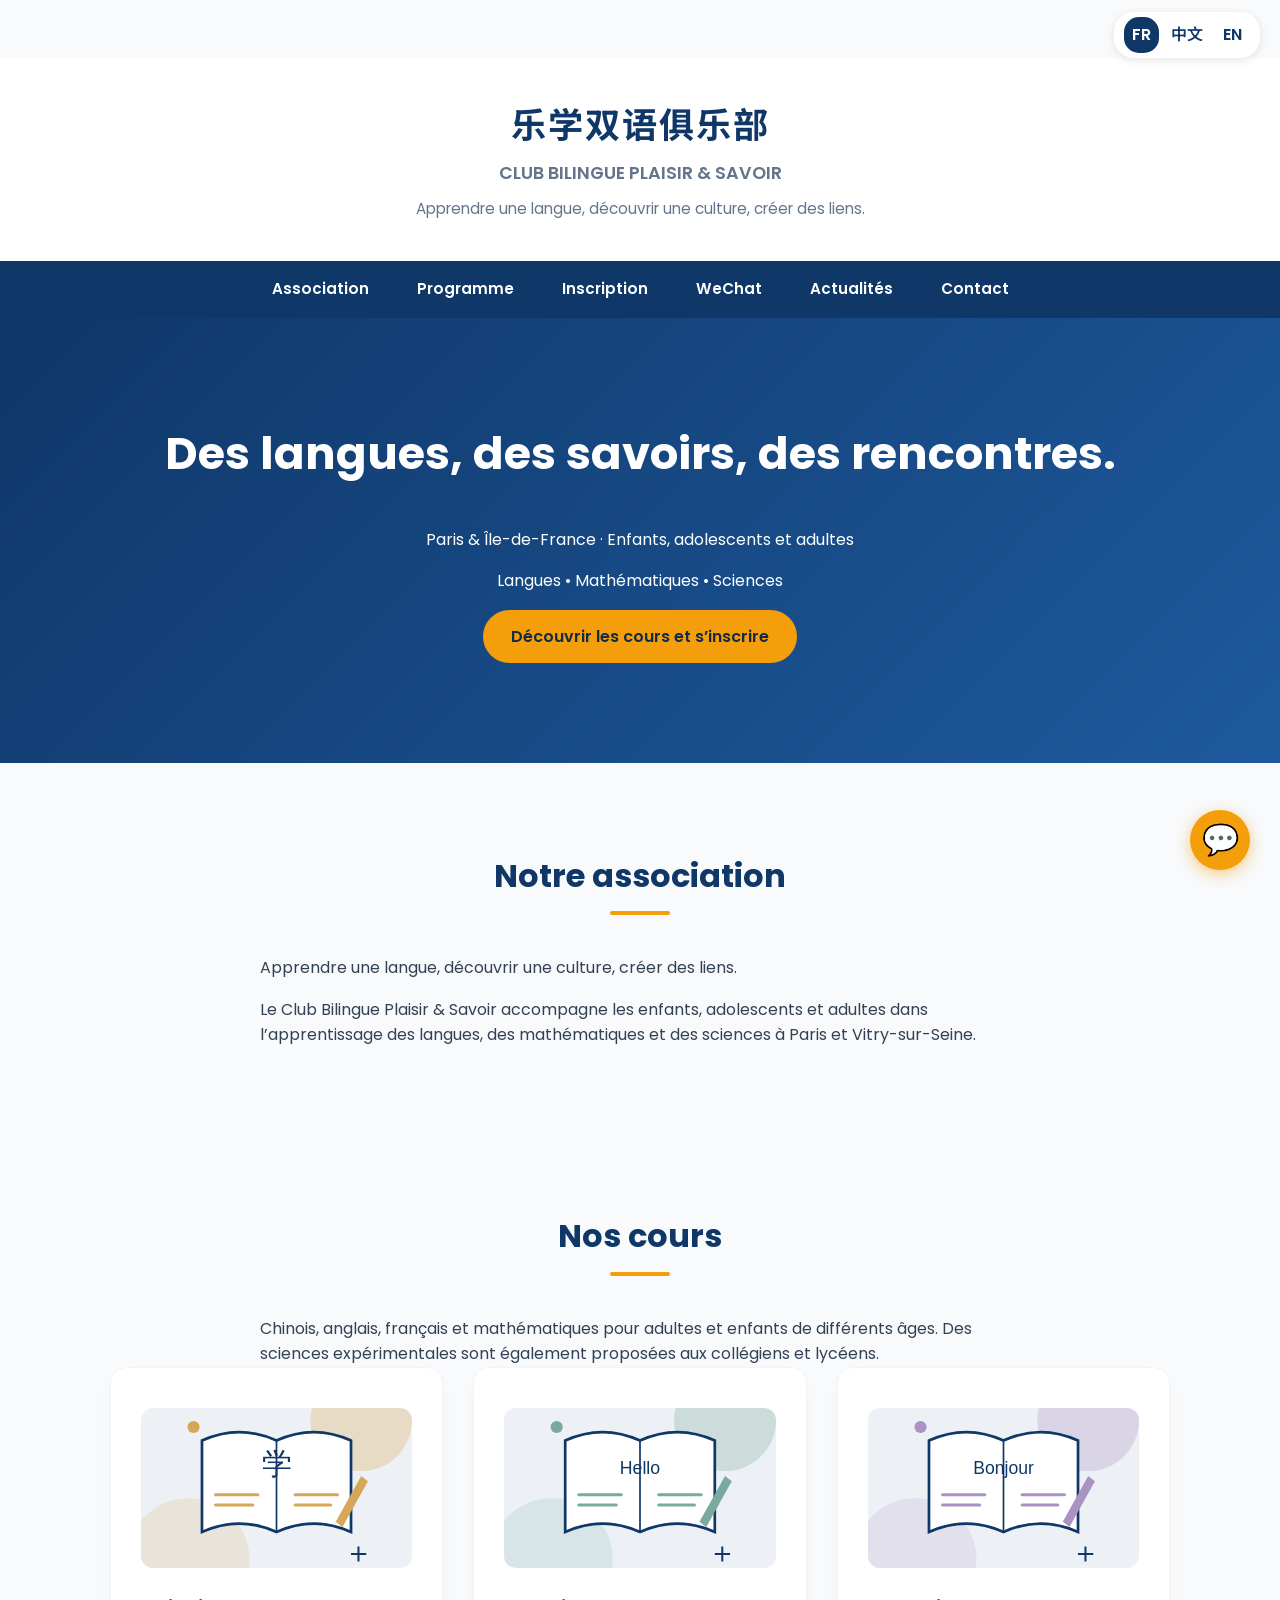
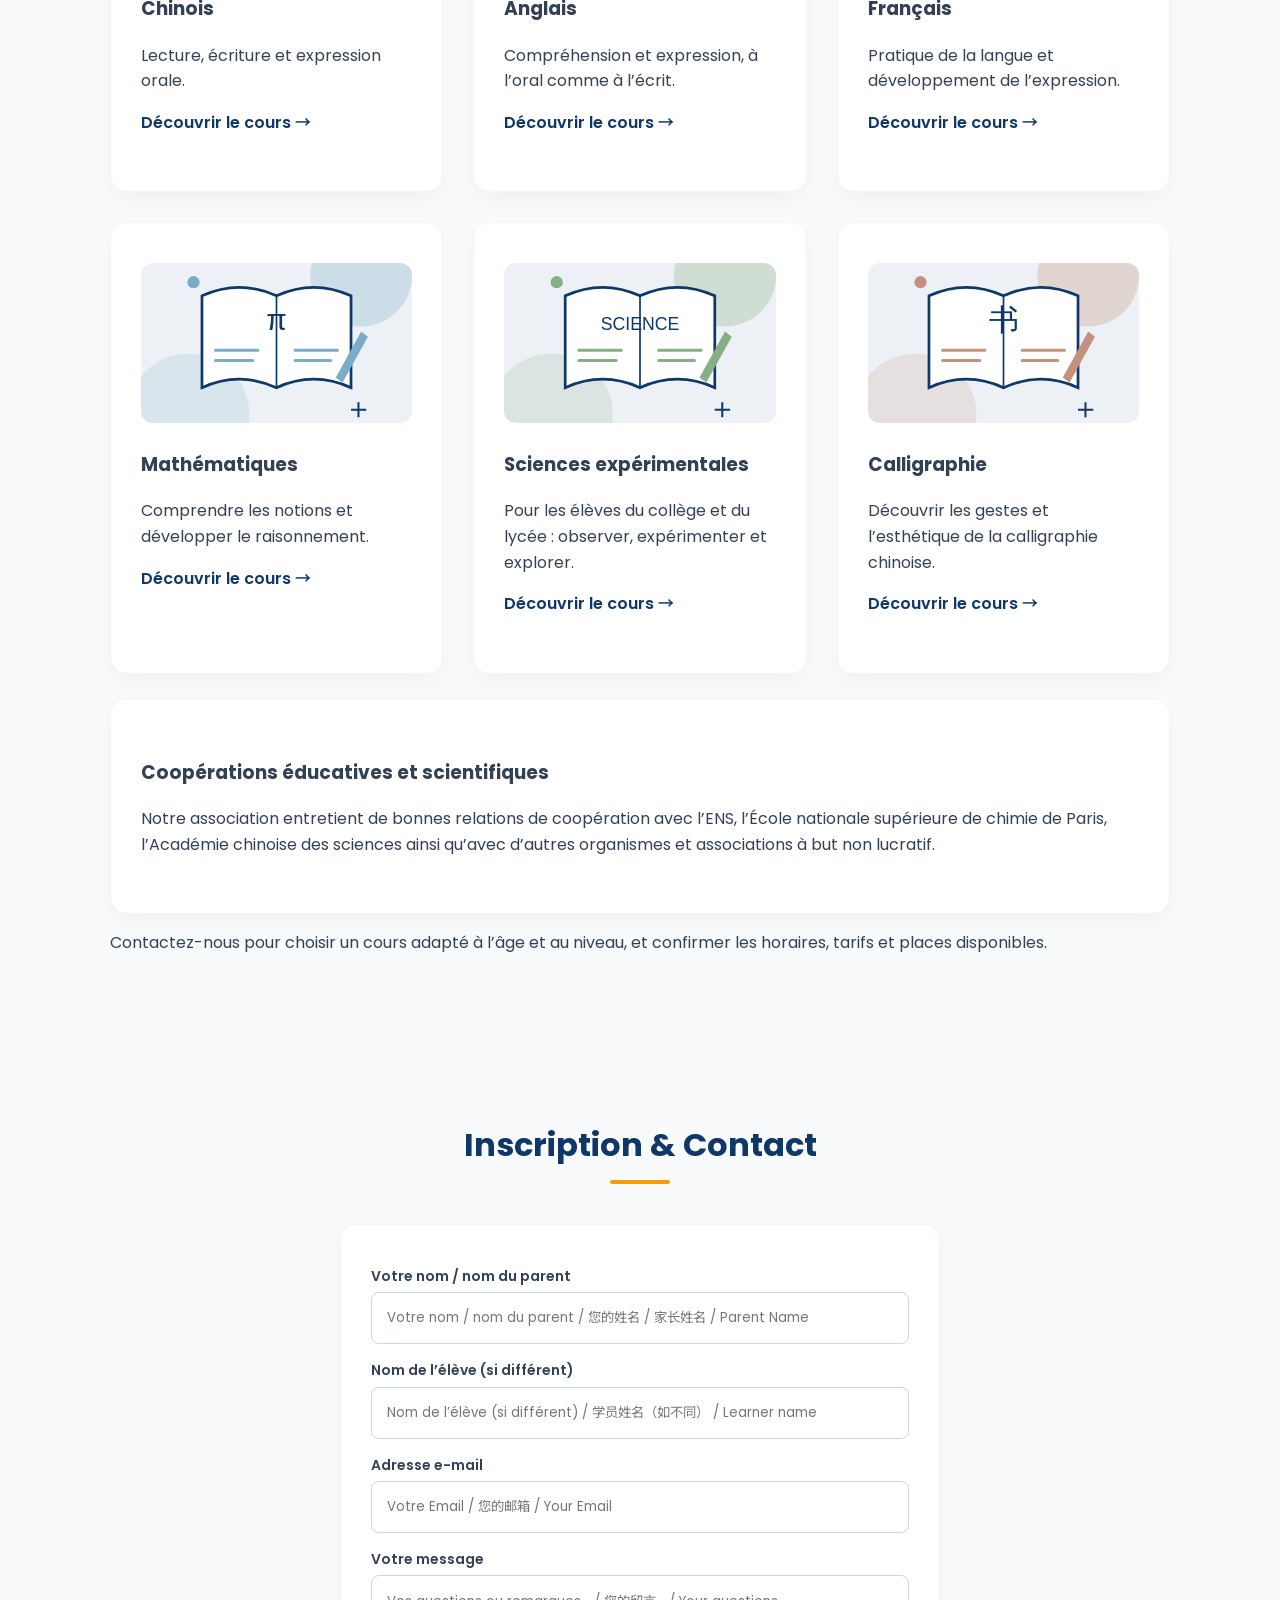
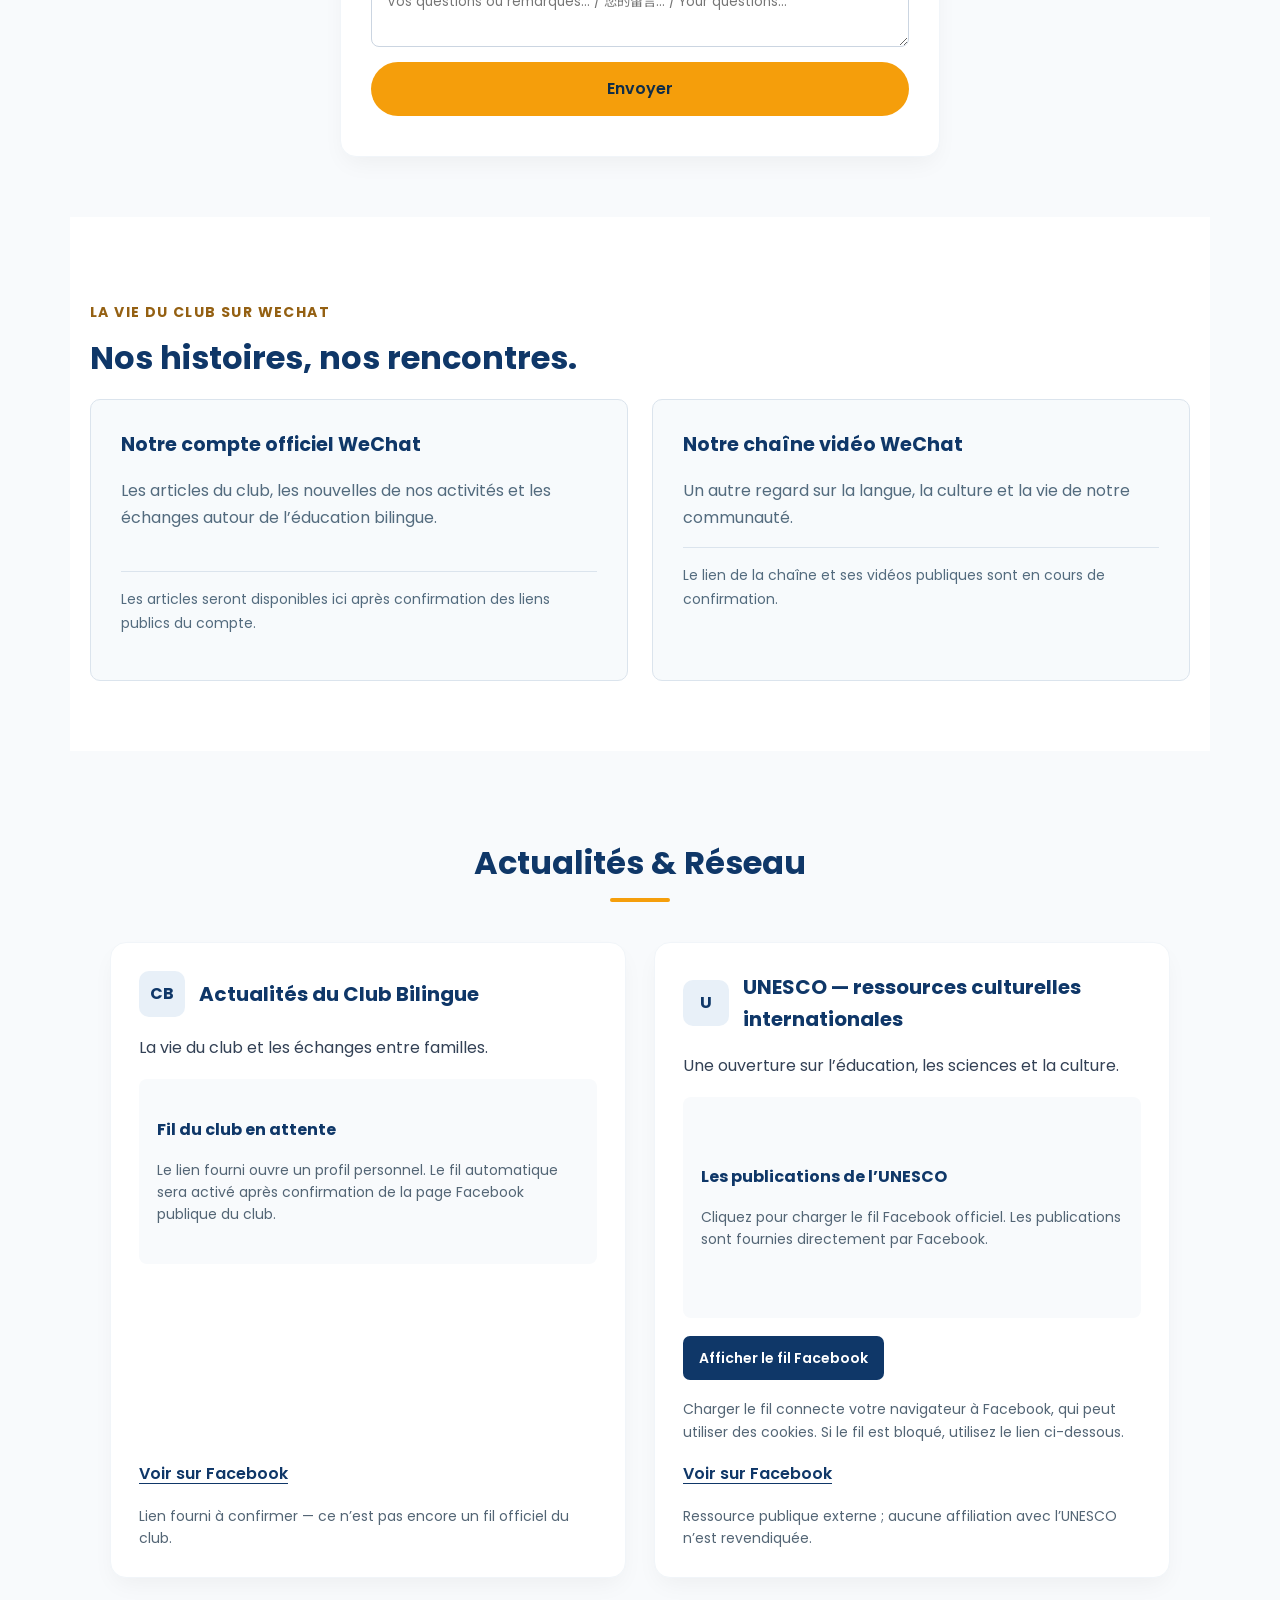
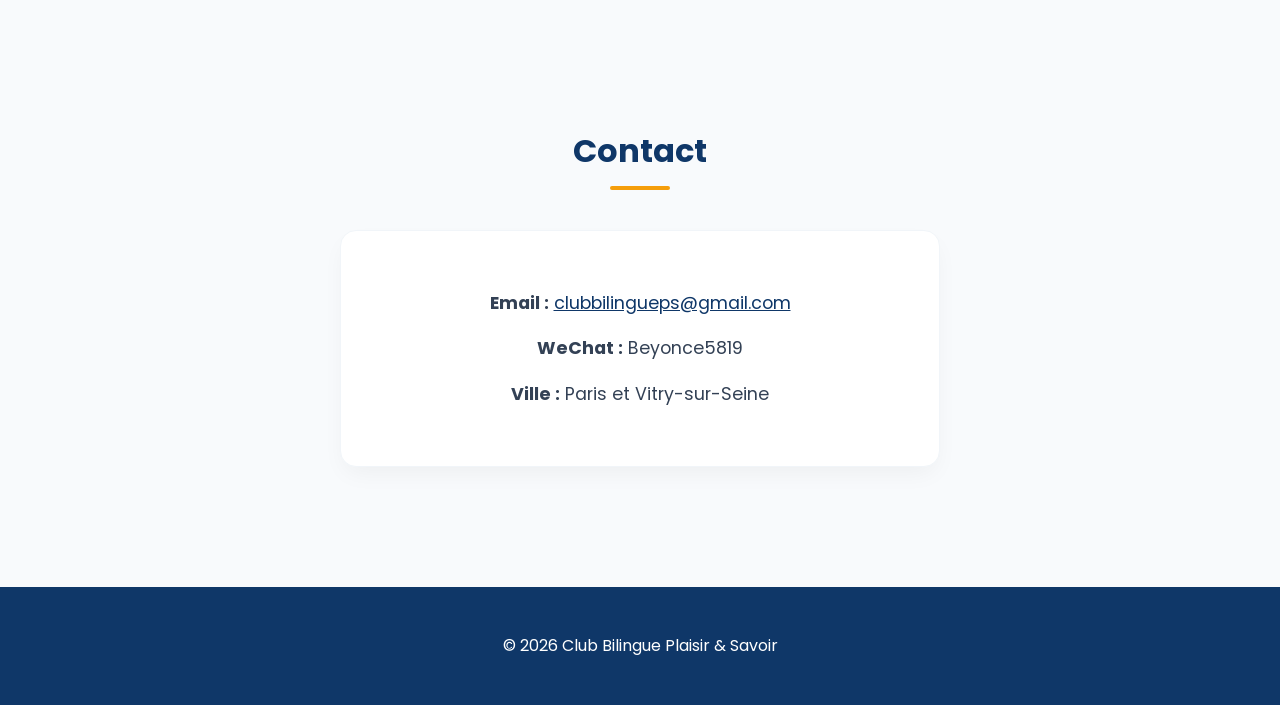
<file: index.html>
<!DOCTYPE html>
<html lang="fr">
<head>
<meta charset="UTF-8">
<meta name="viewport" content="width=device-width, initial-scale=1.0">
<title>Club Bilingue Plaisir & Savoir — Langues, mathématiques et sciences à Paris</title>
<meta name="description" content="Cours de chinois, anglais, français et mathématiques pour adultes et enfants à Paris et Vitry-sur-Seine. Sciences expérimentales pour collégiens et lycéens. Club Bilingue Plaisir &amp; Savoir : langue, culture et liens entre familles.">
<link rel="canonical" href="https://www.biling.eu/">
<meta property="og:type" content="website">
<meta property="og:locale" content="fr_FR">
<meta property="og:title" content="Club Bilingue Plaisir &amp; Savoir">
<meta property="og:description" content="Apprendre une langue, découvrir une culture, créer des liens. Cours de chinois, anglais, français et mathématiques pour adultes et enfants à Paris et Vitry-sur-Seine. Sciences expérimentales pour collégiens et lycéens.">
<meta property="og:url" content="https://www.biling.eu/">
<meta name="twitter:card" content="summary">
<meta name="twitter:title" content="Club Bilingue Plaisir &amp; Savoir">
<meta name="twitter:description" content="Cours de chinois, anglais, français et mathématiques pour adultes et enfants à Paris et Vitry-sur-Seine. Sciences expérimentales pour collégiens et lycéens.">
<script type="application/ld+json">{"@context":"https://schema.org","@type":"EducationalOrganization","name":"Club Bilingue Plaisir & Savoir","alternateName":"乐学双语俱乐部","url":"https://www.biling.eu/","email":"clubbilingueps@gmail.com","areaServed":["Paris","Vitry-sur-Seine","Île-de-France"]}</script>

<link href="https://fonts.googleapis.com/css2?family=Noto+Sans+SC:wght@400;700&family=Poppins:wght@300;400;600;700&display=swap" rel="stylesheet">

<style>
:root {
  --primary: #0f3768;        
  --primary-light: #1e5a9e;  
  --accent: #f59e0b;         
  --accent-hover: #d97706;
  --bg-color: #f8fafc;       
  --text-main: #334155;
  --text-light: #64748b;
  --white: #ffffff;
}

* { box-sizing: border-box; scroll-behavior: smooth; }

body {
  margin: 0;
  font-family: 'Poppins', 'Noto Sans SC', sans-serif;
  background: var(--bg-color);
  color: var(--text-main);
  line-height: 1.6;
}

/* 语言切换器 */
.lang-switcher {
  position: absolute;
  top: 20px;
  right: 20px;
  background: rgba(255,255,255,0.9);
  padding: 5px 10px;
  border-radius: 20px;
  box-shadow: 0 2px 10px rgba(0,0,0,0.1);
  z-index: 1001;
}
.lang-switcher button {
  border: none;
  background: none;
  cursor: pointer;
  font-weight: 600;
  color: var(--primary);
  padding: 5px 8px;
  border-radius: 15px;
}
.lang-switcher button.active {
  background: var(--primary);
  color: white;
}

/* 语言显示控制 */
.lang-zh, .lang-en { display: none; }

header {
  background: var(--white);
  color: var(--primary);
  padding: 40px 20px;
  text-align: center;
  position: relative;
}
header .brand-title { color: var(--primary); font-weight: 700; margin: 0; font-size: 2.2rem; letter-spacing: 2px; }
header .brand-subtitle { font-weight: 600; margin: 5px 0 10px; font-size: 1.1rem; color: var(--text-light); }
header p { margin: 0; font-size: 0.95rem; color: var(--text-light); }

nav {
  display: flex; justify-content: center; flex-wrap: wrap;
  background: var(--primary); position: sticky; top: 0; z-index: 1000;
}
nav a {
  color: var(--white); text-decoration: none;
  padding: 16px 24px; font-weight: 600; font-size: 0.95rem;
}
nav a:hover { background: var(--primary-light); }

.hero {
  padding: 100px 20px; text-align: center;
  background: linear-gradient(135deg, var(--primary) 0%, var(--primary-light) 100%);
  color: var(--white);
}
.hero h1 { font-size: 2.8rem; margin-top: 0; }

.container { max-width: 1100px; margin: 0 auto; padding: 60px 20px; }
.container h2 {
  text-align: center; color: var(--primary); font-size: 2rem; margin-bottom: 40px;
}
.container h2::after {
  content: ''; width: 60px; height: 4px; background: var(--accent); display: block; margin: 10px auto 0; border-radius: 2px;
}

.grid { display: grid; grid-template-columns: repeat(auto-fit, minmax(300px, 1fr)); gap: 30px; }
.card {
  background: var(--white); padding: 40px 30px; border-radius: 16px;
  box-shadow: 0 10px 25px -5px rgba(0,0,0,0.05); border: 1px solid #f1f5f9;
}

.btn {
  display: inline-block; background: var(--accent); color: var(--white);
  padding: 14px 28px; border-radius: 50px; text-decoration: none;
  font-weight: 600; border: none; cursor: pointer;
}

/* Facebook News 容器 */
.fb-container {
  display: flex; justify-content: center; background: white; padding: 20px; border-radius: 16px;
}

/* 表单样式 */
form { display: flex; flex-direction: column; gap: 15px; }
form input, form textarea {
  width: 100%; padding: 15px; border-radius: 8px; border: 1px solid #cbd5e1; font-family: inherit;
}
.form-card { max-width: 600px; margin: 0 auto; }

/* AI 悬浮助手 */
.ai-fab {
  position: fixed; bottom: 30px; right: 30px;
  background: var(--accent); color: white;
  width: 60px; height: 60px; border-radius: 50%;
  display: flex; align-items: center; justify-content: center;
  font-size: 30px; cursor: pointer; box-shadow: 0 4px 15px rgba(245, 158, 11, 0.5);
  z-index: 9999; transition: transform 0.3s;
}
.ai-fab:hover { transform: scale(1.1); }

.ai-window {
  position: fixed; bottom: 100px; right: 30px;
  width: 320px; height: 450px; background: white;
  border-radius: 15px; box-shadow: 0 10px 30px rgba(0,0,0,0.15);
  display: none; flex-direction: column; overflow: hidden; z-index: 9999;
}
.ai-header {
  background: var(--primary); color: white; padding: 15px;
  display: flex; justify-content: space-between; align-items: center; font-weight: bold;
}
.ai-header span { cursor: pointer; font-size: 20px; }
.ai-body { flex: 1; padding: 15px; overflow-y: auto; background: #f0f4f8; display: flex; flex-direction: column; gap: 10px;}
.ai-msg { background: white; padding: 10px 15px; border-radius: 15px 15px 15px 0; font-size: 0.9rem; align-self: flex-start; max-width: 85%; box-shadow: 0 2px 5px rgba(0,0,0,0.05);}
.user-msg { background: var(--primary-light); color: white; padding: 10px 15px; border-radius: 15px 15px 0 15px; font-size: 0.9rem; align-self: flex-end; max-width: 85%;}
.ai-footer { padding: 10px; background: white; display: flex; border-top: 1px solid #ddd; }
.ai-footer input { flex: 1; padding: 10px; border: 1px solid #ccc; border-radius: 20px; outline: none; }
.ai-footer button { background: var(--accent); color: white; border: none; padding: 10px 15px; margin-left: 10px; border-radius: 20px; cursor: pointer; }

footer { background: var(--primary); color: white; text-align: center; padding: 30px; margin-top: 60px; }
/* Foundation repairs: keep the existing brand and page structure. */
html { scroll-padding-top: 90px; }
.lang-fr { display: revert; }
.lang-switcher { position: relative; top: auto; right: auto; width: fit-content; margin: 12px 20px 0 auto; }
:focus-visible { outline: 3px solid #9a5800; outline-offset: 4px; }
.btn { color: #102d48; }
button { font: inherit; }
.social-grid { display: grid; grid-template-columns: repeat(2, minmax(0, 1fr)); gap: 28px; }
.social-card { min-width: 0; padding: 28px; display: flex; flex-direction: column; gap: 18px; }
.social-card h3, .social-card p { margin: 0; }
.social-heading { display: flex; gap: 14px; align-items: center; }
.social-mark { display: grid; place-items: center; width: 46px; height: 46px; background: #e8f0f8; border-radius: 10px; color: var(--primary); font-weight: 700; flex-shrink: 0; }
.social-card h3 { color: var(--primary); font-size: 1.25rem; }
.social-note { color: #536575; font-size: .875rem; }
.social-feed { width: 100%; max-width: 100%; min-width: 0; background: #f8fafc; border-radius: 8px; padding: 18px; }
.social-feed iframe { display: block; width: 100%; max-width: 100%; height: 500px; border: 0; margin: 0 auto; }
.social-feed.has-feed { padding: 0; background: transparent; }
.social-status { min-height: 185px; display: flex; flex-direction: column; justify-content: center; gap: 16px; }
.social-status strong { color: var(--primary); }
.social-controls { display: flex; flex-wrap: wrap; gap: 12px; align-items: center; }
.social-load { border-radius: 7px; padding: 11px 16px; background: var(--primary); color: white; border: 0; cursor: pointer; font-size: .875rem; font-weight: 600; }
.social-load:hover { background: var(--primary-light); }
.social-stop { border: 1px solid #cbd5e1; padding: 9px 12px; border-radius: 7px; background: white; cursor: pointer; font-size: .875rem; color: var(--primary); }
.social-link { color: var(--primary); font-weight: 600; text-underline-offset: 4px; margin-top: auto; }
.social-card [hidden] { display: none !important; }
.about-copy { max-width: 760px; margin: 0 auto; }
.form-label { font-size: .875rem; font-weight: 600; margin-bottom: -10px; }
.ai-fab { border: 0; color: #102d48; }
.ai-close { border: 0; background: transparent; color: white; font-size: 24px; cursor: pointer; }
.ai-footer input { min-width: 0; width: 100%; outline: revert; }
.ai-footer button { color: #102d48; }
.ai-window { width: min(360px, calc(100vw - 32px)); height: min(450px, calc(100dvh - 150px)); }
@media (max-width: 700px) {
 .social-grid { grid-template-columns: minmax(0, 1fr); }
 .container { padding: 44px 18px; }
 .container h2 { font-size: 1.7rem; }
 .social-card { padding: 20px; }
 .grid { grid-template-columns: minmax(0, 1fr); }
 .card { min-width: 0; }
 header { padding: 28px 18px; }
 header .brand-title { font-size: 1.8rem; letter-spacing: 1px; }
 nav a { padding: 12px; font-size: .875rem; }
 .hero { padding: 55px 18px; }
 .hero h1 { font-size: 2rem; line-height: 1.3; }
 .ai-fab { bottom: 16px; right: 16px; }
 .ai-window { bottom: 86px; right: 16px; }
 footer { padding-bottom: 85px; }
 #contact a { overflow-wrap: anywhere; }
}
@media (prefers-reduced-motion: reduce) { * { scroll-behavior: auto; transition: none !important; } }
.course-link{display:block;text-decoration:none;color:inherit}.course-link img{width:100%;height:160px;object-fit:cover;border-radius:12px}.course-link:focus-visible{outline:3px solid var(--accent);outline-offset:4px}.course-more{color:var(--primary);font-weight:600}
</style>
<link rel="stylesheet" href="assets/discovery.css">
</head>

<body>

<div class="lang-switcher">
  <button class="active" data-language="fr" lang="fr" aria-pressed="true">FR</button>
  <button data-language="zh" lang="zh" aria-pressed="false">中文</button>
  <button data-language="en" lang="en" aria-pressed="false">EN</button>
</div>

<header>
  <p class="brand-title">乐学双语俱乐部</p>
  <p class="brand-subtitle">CLUB BILINGUE PLAISIR &amp; SAVOIR</p>
  <p class="lang-fr">Apprendre une langue, découvrir une culture, créer des liens.</p>
  <p class="lang-zh">学习语言，探索文化，建立连接。</p>
  <p class="lang-en">Learn a language, discover a culture, build connections.</p>
</header>

<nav>
  <a href="#about"><span class="lang-fr">Association</span><span class="lang-zh">关于我们</span><span class="lang-en">About Us</span></a>
  <a href="#program"><span class="lang-fr">Programme</span><span class="lang-zh">课程介绍</span><span class="lang-en">Program</span></a>
  <a href="#register"><span class="lang-fr">Inscription</span><span class="lang-zh">在线报名</span><span class="lang-en">Register</span></a>
  <a href="#wechat"><span class="lang-fr">WeChat</span><span class="lang-zh">微信内容</span><span class="lang-en">WeChat</span></a>
  <a href="#news"><span class="lang-fr">Actualités</span><span class="lang-zh">最新动态</span><span class="lang-en">News</span></a>
  <a href="#contact"><span class="lang-fr">Contact</span><span class="lang-zh">联系我们</span><span class="lang-en">Contact</span></a>
</nav>

<section class="hero">
  <h1 class="lang-fr">Des langues, des savoirs, des rencontres.</h1>
  <h1 class="lang-zh">学习语言，探索知识，共同成长。</h1>
  <h1 class="lang-en">Languages, knowledge and connections.</h1>
  <p><span class="lang-fr">Paris &amp; Île-de-France · Enfants, adolescents et adultes</span><span class="lang-zh">巴黎及周边地区 · 儿童、青少年与成人</span><span class="lang-en">Paris &amp; Île-de-France · Children, teenagers and adults</span></p>
  <p><span class="lang-fr">Langues • Mathématiques • Sciences</span><span class="lang-zh">语言 • 数学 • 科学</span><span class="lang-en">Languages • Mathematics • Science</span></p>
  <a class="btn" href="#register"><span class="lang-fr">Découvrir les cours et s’inscrire</span><span class="lang-zh">课程咨询与报名</span><span class="lang-en">Course enquiries and registration</span></a>
</section>

<section class="container" id="about"><h2><span class="lang-fr">Notre association</span><span class="lang-zh">关于俱乐部</span><span class="lang-en">Our Association</span></h2><div class="about-copy"><p><span class="lang-fr">Apprendre une langue, découvrir une culture, créer des liens.</span><span class="lang-zh">以语言、文化与科学知识连接不同年龄的学习者。</span><span class="lang-en">Learn a language, discover a culture, build connections.</span></p><p><span class="lang-fr">Le Club Bilingue Plaisir &amp; Savoir accompagne les enfants, adolescents et adultes dans l’apprentissage des langues, des mathématiques et des sciences à Paris et Vitry-sur-Seine.</span><span class="lang-zh">乐学双语俱乐部在巴黎与塞纳河畔维特里开展面向儿童、青少年及成人的语言、数学与科学学习活动。</span><span class="lang-en">Club Bilingue Plaisir &amp; Savoir supports children, teenagers and adults in learning languages, mathematics and science in Paris and Vitry-sur-Seine.</span></p></div></section>

<section class="container" id="program"><h2><span class="lang-fr">Nos cours</span><span class="lang-zh">课程介绍</span><span class="lang-en">Our courses</span></h2><p class="about-copy"><span class="lang-fr">Chinois, anglais, français et mathématiques pour adultes et enfants de différents âges. Des sciences expérimentales sont également proposées aux collégiens et lycéens.</span><span class="lang-zh">为成人及各年龄段孩子提供中文、英语、法语和数学课程；为初中、高中学生提供科学实践课程。</span><span class="lang-en">Chinese, English, French and mathematics for adults and children across age groups, with practical science for secondary school students.</span></p><div class="grid"><a class="card course-link" href="courses/chinese.html" data-course="chinese"><img src="assets/course-images/chinese.svg" alt="" width="800" height="620" loading="lazy"><h3><span class="lang-fr">Chinois</span><span class="lang-zh">中文课</span><span class="lang-en">Chinese</span></h3><p><span class="lang-fr">Lecture, écriture et expression orale.</span><span class="lang-zh">阅读、写作与口语交流。</span><span class="lang-en">Reading, writing and speaking.</span></p><p class="course-more"><span class="lang-fr">Découvrir le cours →</span><span class="lang-zh">了解课程 →</span><span class="lang-en">Explore this course →</span></p></a><a class="card course-link" href="courses/english.html" data-course="english"><img src="assets/course-images/english.svg" alt="" width="800" height="620" loading="lazy"><h3><span class="lang-fr">Anglais</span><span class="lang-zh">英语课</span><span class="lang-en">English</span></h3><p><span class="lang-fr">Compréhension et expression, à l’oral comme à l’écrit.</span><span class="lang-zh">听说读写与语言运用。</span><span class="lang-en">Listening, speaking, reading and writing.</span></p><p class="course-more"><span class="lang-fr">Découvrir le cours →</span><span class="lang-zh">了解课程 →</span><span class="lang-en">Explore this course →</span></p></a><a class="card course-link" href="courses/french.html" data-course="french"><img src="assets/course-images/french.svg" alt="" width="800" height="620" loading="lazy"><h3><span class="lang-fr">Français</span><span class="lang-zh">法语课</span><span class="lang-en">French</span></h3><p><span class="lang-fr">Pratique de la langue et développement de l’expression.</span><span class="lang-zh">法语学习与表达能力培养。</span><span class="lang-en">French language practice and communication.</span></p><p class="course-more"><span class="lang-fr">Découvrir le cours →</span><span class="lang-zh">了解课程 →</span><span class="lang-en">Explore this course →</span></p></a><a class="card course-link" href="courses/mathematics.html" data-course="mathematics"><img src="assets/course-images/mathematics.svg" alt="" width="800" height="620" loading="lazy"><h3><span class="lang-fr">Mathématiques</span><span class="lang-zh">数学课</span><span class="lang-en">Mathematics</span></h3><p><span class="lang-fr">Comprendre les notions et développer le raisonnement.</span><span class="lang-zh">理解数学概念，培养逻辑思维与解题能力。</span><span class="lang-en">Understand concepts and develop mathematical reasoning.</span></p><p class="course-more"><span class="lang-fr">Découvrir le cours →</span><span class="lang-zh">了解课程 →</span><span class="lang-en">Explore this course →</span></p></a><a class="card course-link" href="courses/science.html" data-course="science"><img src="assets/course-images/science.svg" alt="" width="800" height="620" loading="lazy"><h3><span class="lang-fr">Sciences expérimentales</span><span class="lang-zh">科学实践课</span><span class="lang-en">Practical science</span></h3><p><span class="lang-fr">Pour les élèves du collège et du lycée : observer, expérimenter et explorer.</span><span class="lang-zh">面向初中、高中学生，通过观察、实验与探索学习科学。</span><span class="lang-en">For secondary school students: observation, experiments and exploration.</span></p><p class="course-more"><span class="lang-fr">Découvrir le cours →</span><span class="lang-zh">了解课程 →</span><span class="lang-en">Explore this course →</span></p></a><a class="card course-link" href="courses/calligraphy.html" data-course="calligraphy"><img src="assets/course-images/calligraphy.svg" alt="" width="800" height="620" loading="lazy"><h3><span class="lang-fr">Calligraphie</span><span class="lang-zh">书法课</span><span class="lang-en">Calligraphy</span></h3><p><span class="lang-fr">Découvrir les gestes et l’esthétique de la calligraphie chinoise.</span><span class="lang-zh">体验中国书法的笔法与艺术之美。</span><span class="lang-en">Discover the techniques and aesthetics of Chinese calligraphy.</span></p><p class="course-more"><span class="lang-fr">Découvrir le cours →</span><span class="lang-zh">了解课程 →</span><span class="lang-en">Explore this course →</span></p></a></div><article class="card" style="margin-top:24px"><h3><span class="lang-fr">Coopérations éducatives et scientifiques</span><span class="lang-zh">教育与科研交流合作</span><span class="lang-en">Educational and scientific cooperation</span></h3><p><span class="lang-fr">Notre association entretient de bonnes relations de coopération avec l’ENS, l’École nationale supérieure de chimie de Paris, l’Académie chinoise des sciences ainsi qu’avec d’autres organismes et associations à but non lucratif.</span><span class="lang-zh">协会与 ENS、巴黎高等化学学院、中国科学院等单位及非营利组织保持良好的合作关系。</span><span class="lang-en">Our association maintains positive cooperative relationships with ENS, the École nationale supérieure de chimie de Paris, the Chinese Academy of Sciences, and other institutions and nonprofit organisations.</span></p></article><p><span class="lang-fr">Contactez-nous pour choisir un cours adapté à l’âge et au niveau, et confirmer les horaires, tarifs et places disponibles.</span><span class="lang-zh">欢迎联系协会，根据年龄与学习水平选择课程，并确认上课时间、费用与名额。</span><span class="lang-en">Contact us to choose a course suited to your age and level and confirm schedules, fees and availability.</span></p></section>

<div class="container" id="register">
  <h2><span class="lang-fr">Inscription & Contact</span><span class="lang-zh">在线咨询与报名</span><span class="lang-en">Registration</span></h2>
  <div class="card form-card">
    <form action="https://formspree.io/f/mvzwyvnd" method="POST">
      <label class="form-label" for="parent-name"><span class="lang-fr">Votre nom / nom du parent</span><span class="lang-zh">您的姓名 / 家长姓名</span><span class="lang-en">Your name / parent’s name</span></label>
      <input type="text" id="parent-name" name="Parent Name" placeholder="Votre nom / nom du parent / 您的姓名 / 家长姓名 / Parent Name" required>
      <label class="form-label" for="child-name"><span class="lang-fr">Nom de l’élève (si différent)</span><span class="lang-zh">学员姓名（如不同）</span><span class="lang-en">Learner’s name (if different)</span></label>
      <input type="text" id="child-name" name="Child Name" placeholder="Nom de l’élève (si différent) / 学员姓名（如不同） / Learner name">
      <label class="form-label" for="registration-email"><span class="lang-fr">Adresse e-mail</span><span class="lang-zh">邮箱</span><span class="lang-en">Email address</span></label>
      <input type="email" id="registration-email" name="Email" placeholder="Votre Email / 您的邮箱 / Your Email" required>
      <label class="form-label" for="registration-message"><span class="lang-fr">Votre message</span><span class="lang-zh">留言</span><span class="lang-en">Your message</span></label>
      <textarea id="registration-message" name="Message" placeholder="Vos questions ou remarques... / 您的留言... / Your questions..."></textarea>
      <button class="btn" type="submit"><span class="lang-fr">Envoyer</span><span class="lang-zh">发送信息</span><span class="lang-en">Send Message</span></button>
    </form>
  </div>
</div>

<section class="wechat-section" id="wechat" aria-labelledby="wechat-title"><p class="discovery-kicker"><span class="lang-fr">La vie du club sur WeChat</span><span class="lang-zh">在微信关注俱乐部</span><span class="lang-en">Club life on WeChat</span></p><h2 id="wechat-title"><span class="lang-fr">Nos histoires, nos rencontres.</span><span class="lang-zh">我们的故事，我们的相遇。</span><span class="lang-en">Our stories, our connections.</span></h2><div class="wechat-grid"><article class="wechat-card"><h3 id="wechat-account-name"><span class="lang-fr">Notre compte officiel WeChat</span><span class="lang-zh">我们的微信公众号</span><span class="lang-en">Our WeChat Official Account</span></h3><p><span class="lang-fr">Les articles du club, les nouvelles de nos activités et les échanges autour de l’éducation bilingue.</span><span class="lang-zh">分享俱乐部文章、活动动态与双语教育交流。</span><span class="lang-en">Club articles, activity news and conversations about bilingual education.</span></p><div id="wechat-articles" class="wechat-articles"></div><p id="wechat-pending" class="wechat-pending"><span class="lang-fr">Les articles seront disponibles ici après confirmation des liens publics du compte.</span><span class="lang-zh">确认公众号及公开文章链接后，将在这里展示内容。</span><span class="lang-en">Articles will appear here once the account’s public links are confirmed.</span></p></article><article class="wechat-card"><h3><span class="lang-fr">Notre chaîne vidéo WeChat</span><span class="lang-zh">我们的微信视频号</span><span class="lang-en">Our WeChat Channels</span></h3><p><span class="lang-fr">Un autre regard sur la langue, la culture et la vie de notre communauté.</span><span class="lang-zh">以视频分享语言、文化与社区生活。</span><span class="lang-en">A fresh perspective on language, culture and community life.</span></p><div id="wechat-channel-content"></div><p class="wechat-pending"><span class="lang-fr">Le lien de la chaîne et ses vidéos publiques sont en cours de confirmation.</span><span class="lang-zh">视频号主页与公开视频链接正在确认中。</span><span class="lang-en">The channel link and its public video links are awaiting confirmation.</span></p></article></div></section>

<section class="container" id="news" aria-labelledby="news-heading">
  <h2 id="news-heading"><span class="lang-fr">Actualités &amp; Réseau</span><span class="lang-zh">最新动态与国际文化资讯</span><span class="lang-en">News &amp; Cultural Resources</span></h2>
  <div class="social-grid">
    <article class="card social-card" data-source="club">
      <div class="social-heading"><span class="social-mark" aria-hidden="true">CB</span><h3><span class="lang-fr">Actualités du Club Bilingue</span><span class="lang-zh">俱乐部最新动态</span><span class="lang-en">Club Bilingue News</span></h3></div>
      <p><span class="lang-fr">La vie du club et les échanges entre familles.</span><span class="lang-zh">了解俱乐部活动与家庭交流。</span><span class="lang-en">Club life and connections between families.</span></p>
      <div class="social-feed social-status">
        <strong><span class="lang-fr">Fil du club en attente</span><span class="lang-zh">俱乐部动态待确认</span><span class="lang-en">Club feed pending</span></strong>
        <p class="social-note"><span class="lang-fr">Le lien fourni ouvre un profil personnel. Le fil automatique sera activé après confirmation de la page Facebook publique du club.</span><span class="lang-zh">当前提供的链接指向个人主页。确认俱乐部公共 Facebook Page 后即可启用自动动态。</span><span class="lang-en">The supplied link opens a personal profile. The automatic feed can be enabled once the club’s public Facebook Page is confirmed.</span></p>
      </div>
      <a class="social-link" href="https://www.facebook.com/profile.php?id=61578444361406" target="_blank" rel="noopener noreferrer"><span class="lang-fr">Voir sur Facebook</span><span class="lang-zh">在 Facebook 查看</span><span class="lang-en">View on Facebook</span></a>
      <p class="social-note"><span class="lang-fr">Lien fourni à confirmer — ce n’est pas encore un fil officiel du club.</span><span class="lang-zh">提供的链接待确认，目前不是俱乐部官方动态。</span><span class="lang-en">Supplied link awaiting confirmation; this is not yet the club’s official feed.</span></p>
    </article>
    <article class="card social-card" data-source="unesco">
      <div class="social-heading"><span class="social-mark" aria-hidden="true">U</span><h3><span class="lang-fr">UNESCO — ressources culturelles internationales</span><span class="lang-zh">UNESCO — 国际文化资讯</span><span class="lang-en">UNESCO — International Cultural Resources</span></h3></div>
      <p><span class="lang-fr">Une ouverture sur l’éducation, les sciences et la culture.</span><span class="lang-zh">了解教育、科学与文化。</span><span class="lang-en">Explore education, science and culture.</span></p>
      <div class="social-feed" id="unesco-feed">
        <div class="social-status"><strong><span class="lang-fr">Les publications de l’UNESCO</span><span class="lang-zh">UNESCO 公开动态</span><span class="lang-en">UNESCO’s public posts</span></strong><p class="social-note"><span class="lang-fr">Cliquez pour charger le fil Facebook officiel. Les publications sont fournies directement par Facebook.</span><span class="lang-zh">点击加载 Facebook 官方动态。内容由 Facebook 直接提供并更新。</span><span class="lang-en">Load the official Facebook feed. Posts are served and updated directly by Facebook.</span></p></div>
      </div>
      <div class="social-controls"><button type="button" class="social-load" id="load-unesco" aria-controls="unesco-feed" aria-expanded="false"><span class="lang-fr">Afficher le fil Facebook</span><span class="lang-zh">显示 Facebook 动态</span><span class="lang-en">Load Facebook feed</span></button><button type="button" class="social-stop" id="stop-unesco" hidden><span class="lang-fr">Masquer le fil</span><span class="lang-zh">隐藏动态</span><span class="lang-en">Hide feed</span></button></div>
      <p class="social-note"><span class="lang-fr">Charger le fil connecte votre navigateur à Facebook, qui peut utiliser des cookies. Si le fil est bloqué, utilisez le lien ci-dessous.</span><span class="lang-zh">加载动态会使浏览器连接 Facebook，Facebook 可能使用 Cookie。若动态无法显示，请使用下方链接。</span><span class="lang-en">Loading the feed connects your browser to Facebook, which may use cookies. If the feed is blocked, use the link below.</span></p>
      <a class="social-link" href="https://www.facebook.com/unesco" target="_blank" rel="noopener noreferrer"><span class="lang-fr">Voir sur Facebook</span><span class="lang-zh">在 Facebook 查看</span><span class="lang-en">View on Facebook</span></a>
      <p class="social-note"><span class="lang-fr">Ressource publique externe ; aucune affiliation avec l’UNESCO n’est revendiquée.</span><span class="lang-zh">外部公开资讯；不代表俱乐部与 UNESCO 存在合作关系。</span><span class="lang-en">External public resource; no affiliation with UNESCO is claimed.</span></p>
    </article>
  </div>
</section>

<div class="container" id="contact">
  <h2>Contact</h2>
  <div class="card" style="text-align: center; max-width: 600px; margin: 0 auto;">
    <p style="font-size: 1.1rem;">
      <strong>Email :</strong> 
      <a href="mailto:clubbilingueps@gmail.com" style="color: var(--primary); text-decoration: underline;">
        clubbilingueps@gmail.com
      </a>
    </p>
    <p style="font-size: 1.1rem;"><strong><span class="lang-fr">WeChat :</span><span class="lang-zh">微信：</span><span class="lang-en">WeChat:</span></strong> <span>Beyonce5819</span></p>
    <p style="font-size: 1.1rem;"><strong>Ville :</strong> Paris et Vitry-sur-Seine</p>
  </div>
</div>

<footer>
  <p>© 2026 Club Bilingue Plaisir & Savoir</p>
</footer>

<button type="button" class="ai-fab" id="assistant-toggle" aria-label="Bilingue Assistant" aria-expanded="false" aria-controls="aiWindow">💬</button>
<div class="ai-window" id="aiWindow">
  <div class="ai-header">
    Bilingue Assistant
    <button type="button" class="ai-close" id="assistant-close" aria-label="Fermer / 关闭 / Close">×</button>
  </div>
  <div class="ai-body" id="aiBody" role="log" aria-live="polite" aria-label="Conversation">
    <div class="ai-msg"><span class="lang-fr">Bonjour ! Je suis le guide du club. Je peux vous orienter vers les cours, l’inscription et les coordonnées. Pour les horaires, les tarifs ou les places disponibles, contactez le club.</span><span class="lang-zh">您好！我是俱乐部指南，可以帮助您了解课程、报名方式与联系方式。上课时间、学费与名额请联系俱乐部确认。</span><span class="lang-en">Hello! I’m the club guide. I can help with classes, registration and contact details. Please contact the club to confirm schedules, fees and availability.</span><br><small><span class="lang-fr">Réponses automatiques à partir des informations du site.</span><span class="lang-zh">根据网站信息提供自动回复。</span><span class="lang-en">Automatic replies based on information on this website.</span></small></div>
  </div>
  <div class="ai-footer">
    <input type="text" id="aiInput" aria-label="Question / 提问" maxlength="1000" placeholder="Posez votre question / 提问..." >
    <button type="button" id="assistant-send" aria-label="Envoyer / 发送 / Send">➤</button>
  </div>
</div>

<script src="assets/site.js" defer></script>

</body>
</html>
</file>
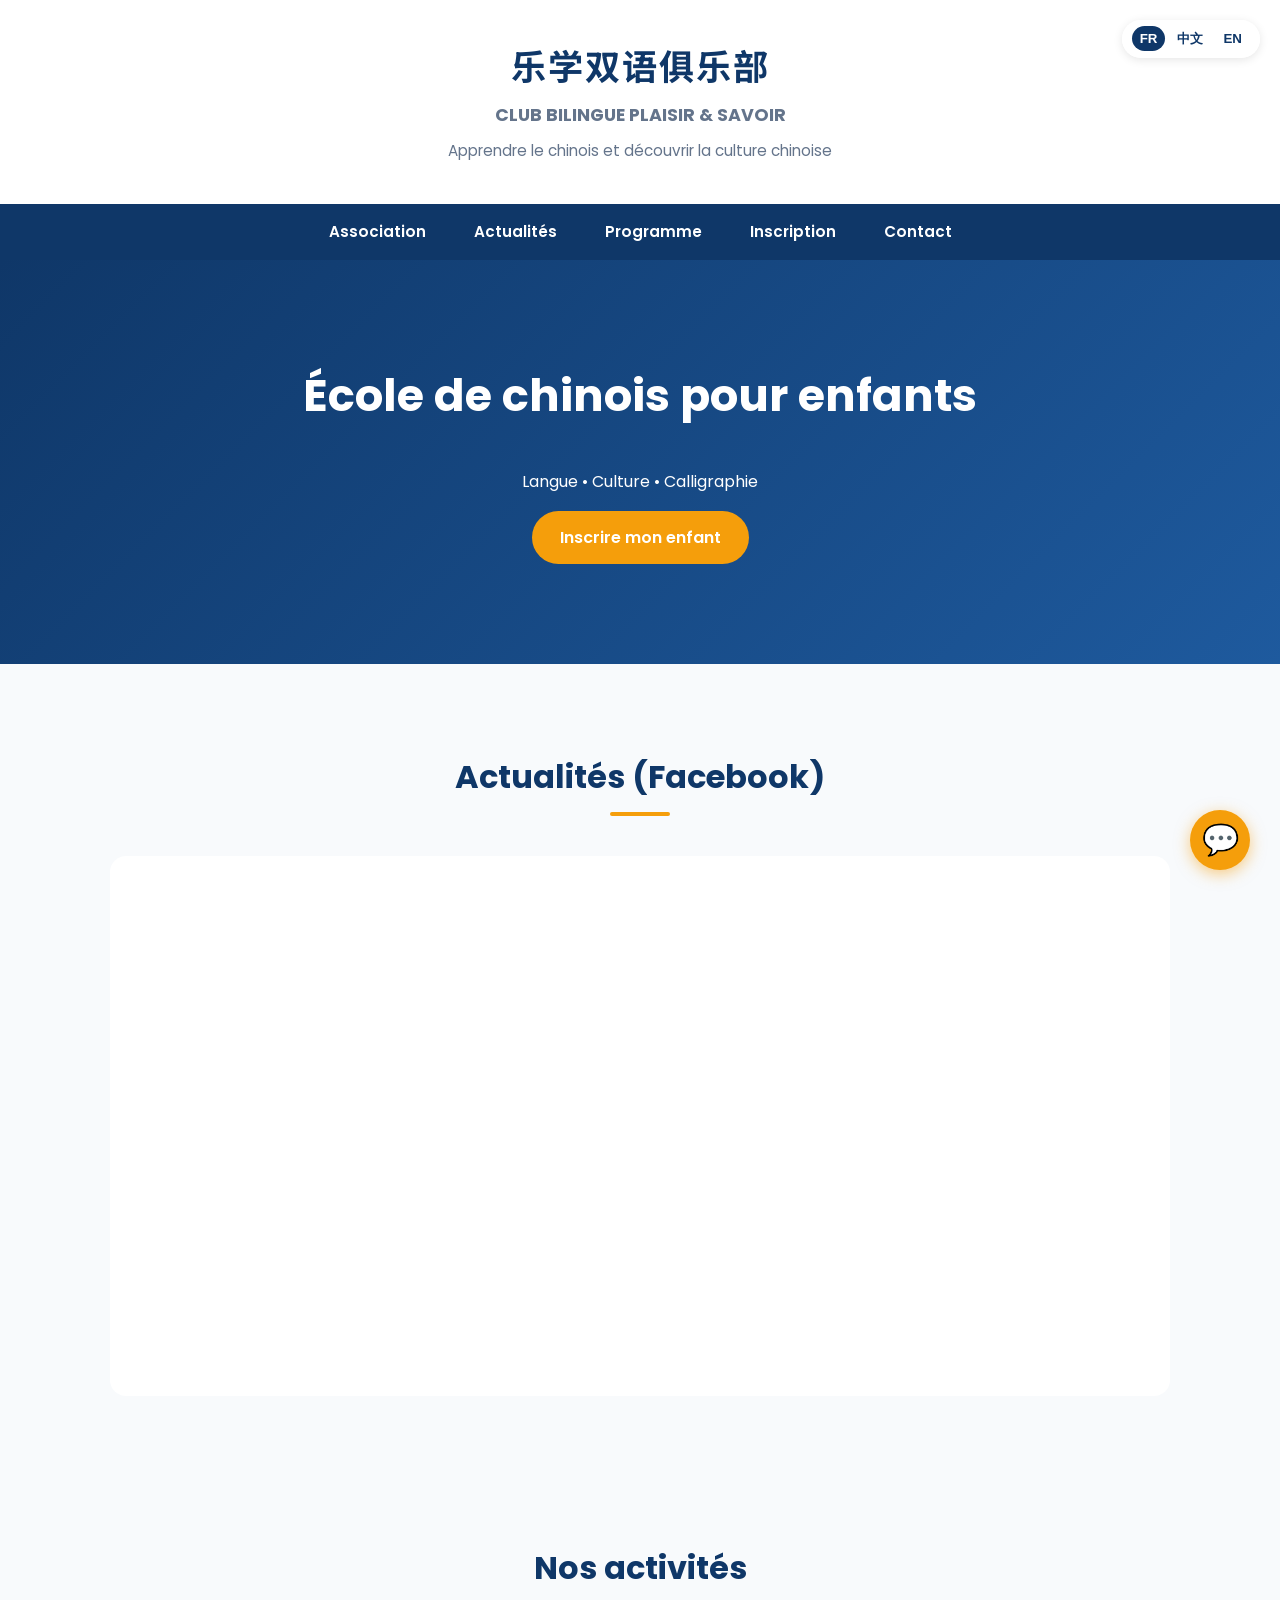
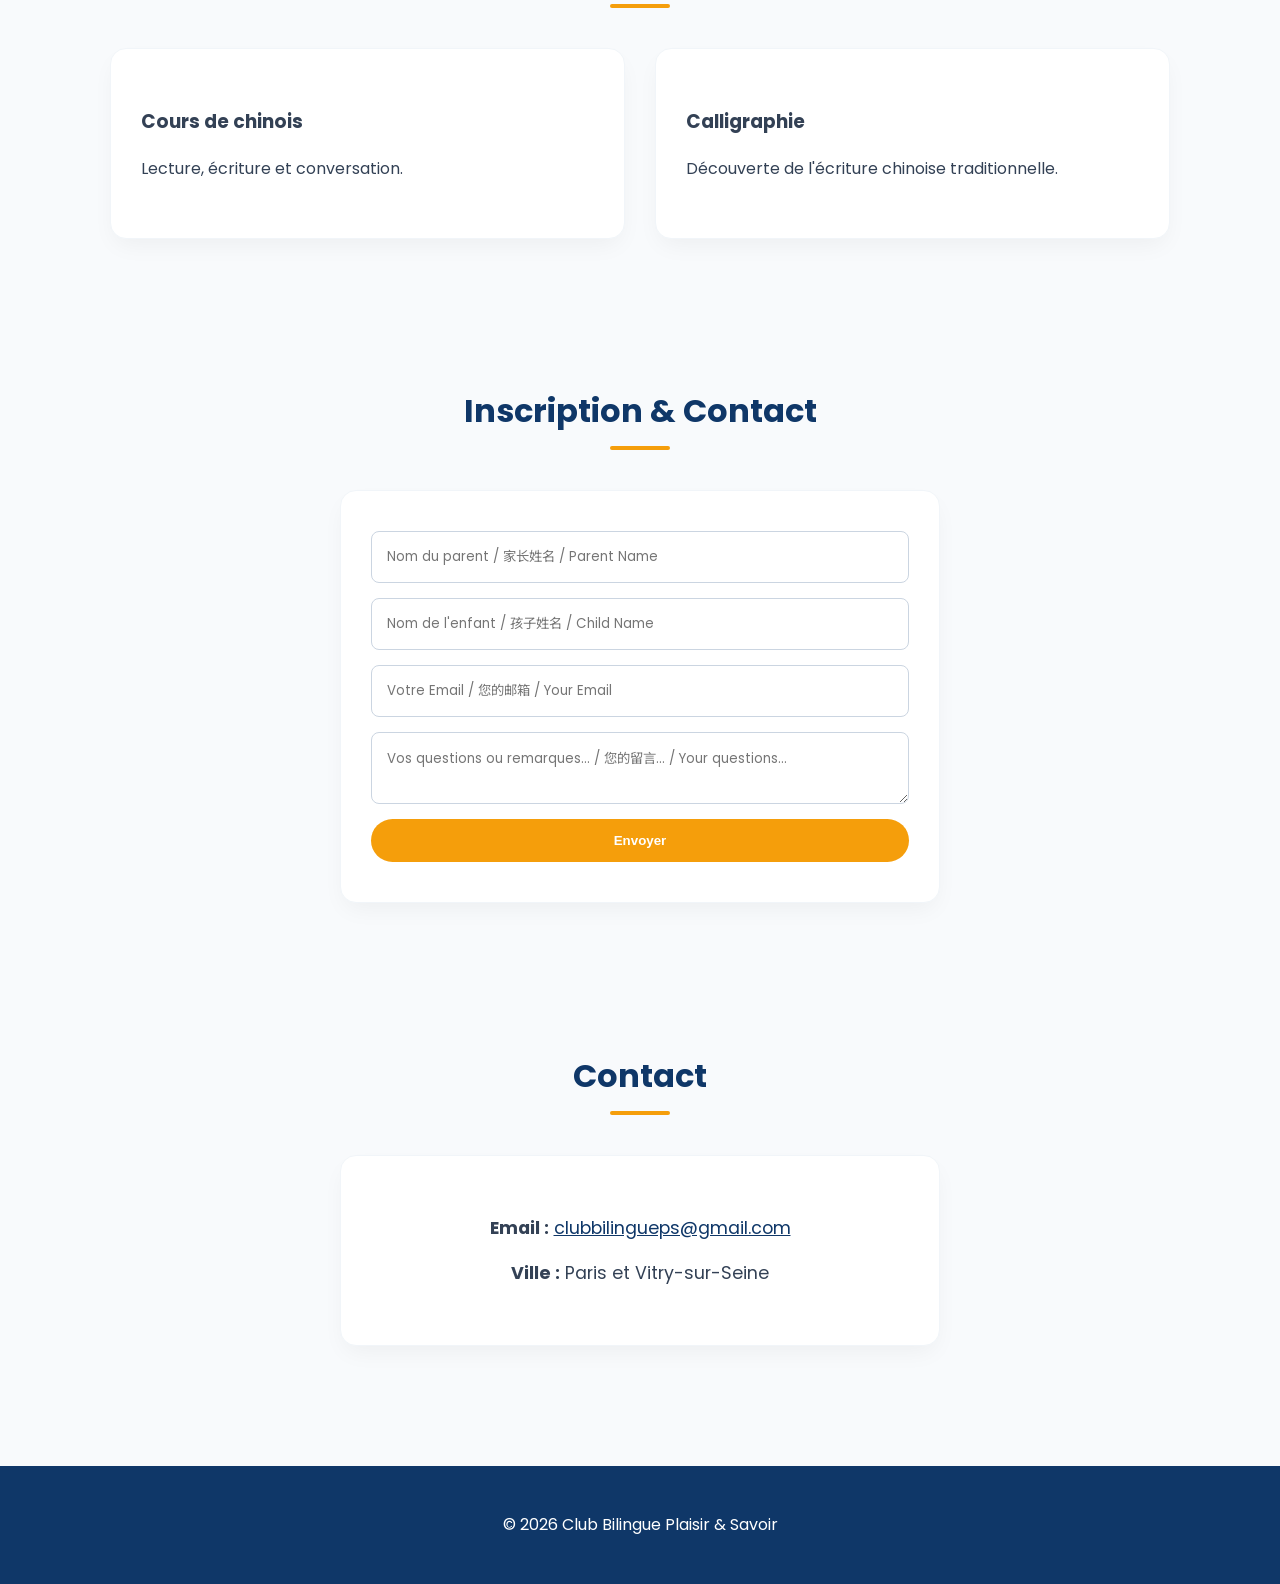
<file: association_github_page.html>
<!DOCTYPE html>
<html lang="fr">
<head>
<meta charset="UTF-8">
<meta name="viewport" content="width=device-width, initial-scale=1.0">
<title>Club Bilingue Plaisir & Savoir</title>

<link href="https://fonts.googleapis.com/css2?family=Noto+Sans+SC:wght@400;700&family=Poppins:wght@300;400;600;700&display=swap" rel="stylesheet">

<style>
:root {
  --primary: #0f3768;        
  --primary-light: #1e5a9e;  
  --accent: #f59e0b;         
  --accent-hover: #d97706;
  --bg-color: #f8fafc;       
  --text-main: #334155;
  --text-light: #64748b;
  --white: #ffffff;
}

* { box-sizing: border-box; scroll-behavior: smooth; }

body {
  margin: 0;
  font-family: 'Poppins', 'Noto Sans SC', sans-serif;
  background: var(--bg-color);
  color: var(--text-main);
  line-height: 1.6;
}

/* 语言切换器 */
.lang-switcher {
  position: absolute;
  top: 20px;
  right: 20px;
  background: rgba(255,255,255,0.9);
  padding: 5px 10px;
  border-radius: 20px;
  box-shadow: 0 2px 10px rgba(0,0,0,0.1);
  z-index: 1001;
}
.lang-switcher button {
  border: none;
  background: none;
  cursor: pointer;
  font-weight: 600;
  color: var(--primary);
  padding: 5px 8px;
  border-radius: 15px;
}
.lang-switcher button.active {
  background: var(--primary);
  color: white;
}

/* 语言显示控制 */
.lang-zh, .lang-en { display: none; }

header {
  background: var(--white);
  color: var(--primary);
  padding: 40px 20px;
  text-align: center;
  position: relative;
}
header h1 { margin: 0; font-size: 2.2rem; letter-spacing: 2px; }
header h2 { margin: 5px 0 10px; font-size: 1.1rem; color: var(--text-light); }
header p { margin: 0; font-size: 0.95rem; color: var(--text-light); }

nav {
  display: flex; justify-content: center; flex-wrap: wrap;
  background: var(--primary); position: sticky; top: 0; z-index: 1000;
}
nav a {
  color: var(--white); text-decoration: none;
  padding: 16px 24px; font-weight: 600; font-size: 0.95rem;
}
nav a:hover { background: var(--primary-light); }

.hero {
  padding: 100px 20px; text-align: center;
  background: linear-gradient(135deg, var(--primary) 0%, var(--primary-light) 100%);
  color: var(--white);
}
.hero h1 { font-size: 2.8rem; margin-top: 0; }

.container { max-width: 1100px; margin: 0 auto; padding: 60px 20px; }
.container h2 {
  text-align: center; color: var(--primary); font-size: 2rem; margin-bottom: 40px;
}
.container h2::after {
  content: ''; width: 60px; height: 4px; background: var(--accent); display: block; margin: 10px auto 0; border-radius: 2px;
}

.grid { display: grid; grid-template-columns: repeat(auto-fit, minmax(300px, 1fr)); gap: 30px; }
.card {
  background: var(--white); padding: 40px 30px; border-radius: 16px;
  box-shadow: 0 10px 25px -5px rgba(0,0,0,0.05); border: 1px solid #f1f5f9;
}

.btn {
  display: inline-block; background: var(--accent); color: var(--white);
  padding: 14px 28px; border-radius: 50px; text-decoration: none;
  font-weight: 600; border: none; cursor: pointer;
}

/* Facebook News 容器 */
.fb-container {
  display: flex; justify-content: center; background: white; padding: 20px; border-radius: 16px;
}

/* 表单样式 */
form { display: flex; flex-direction: column; gap: 15px; }
form input, form textarea {
  width: 100%; padding: 15px; border-radius: 8px; border: 1px solid #cbd5e1; font-family: inherit;
}
.form-card { max-width: 600px; margin: 0 auto; }

/* AI 悬浮助手 */
.ai-fab {
  position: fixed; bottom: 30px; right: 30px;
  background: var(--accent); color: white;
  width: 60px; height: 60px; border-radius: 50%;
  display: flex; align-items: center; justify-content: center;
  font-size: 30px; cursor: pointer; box-shadow: 0 4px 15px rgba(245, 158, 11, 0.5);
  z-index: 9999; transition: transform 0.3s;
}
.ai-fab:hover { transform: scale(1.1); }

.ai-window {
  position: fixed; bottom: 100px; right: 30px;
  width: 320px; height: 450px; background: white;
  border-radius: 15px; box-shadow: 0 10px 30px rgba(0,0,0,0.15);
  display: none; flex-direction: column; overflow: hidden; z-index: 9999;
}
.ai-header {
  background: var(--primary); color: white; padding: 15px;
  display: flex; justify-content: space-between; align-items: center; font-weight: bold;
}
.ai-header span { cursor: pointer; font-size: 20px; }
.ai-body { flex: 1; padding: 15px; overflow-y: auto; background: #f0f4f8; display: flex; flex-direction: column; gap: 10px;}
.ai-msg { background: white; padding: 10px 15px; border-radius: 15px 15px 15px 0; font-size: 0.9rem; align-self: flex-start; max-width: 85%; box-shadow: 0 2px 5px rgba(0,0,0,0.05);}
.user-msg { background: var(--primary-light); color: white; padding: 10px 15px; border-radius: 15px 15px 0 15px; font-size: 0.9rem; align-self: flex-end; max-width: 85%;}
.ai-footer { padding: 10px; background: white; display: flex; border-top: 1px solid #ddd; }
.ai-footer input { flex: 1; padding: 10px; border: 1px solid #ccc; border-radius: 20px; outline: none; }
.ai-footer button { background: var(--accent); color: white; border: none; padding: 10px 15px; margin-left: 10px; border-radius: 20px; cursor: pointer; }

footer { background: var(--primary); color: white; text-align: center; padding: 30px; margin-top: 60px; }
</style>
</head>

<body>

<div class="lang-switcher">
  <button class="active" onclick="switchLang('fr')">FR</button>
  <button onclick="switchLang('zh')">中文</button>
  <button onclick="switchLang('en')">EN</button>
</div>

<header>
  <h1>乐学双语俱乐部</h1>
  <h2>CLUB BILINGUE PLAISIR & SAVOIR</h2>
  <p class="lang-fr">Apprendre le chinois et découvrir la culture chinoise</p>
  <p class="lang-zh">学习中文，探索中华文化</p>
  <p class="lang-en">Learn Chinese and discover Chinese culture</p>
</header>

<nav>
  <a href="#about"><span class="lang-fr">Association</span><span class="lang-zh">关于我们</span><span class="lang-en">About Us</span></a>
  <a href="#news"><span class="lang-fr">Actualités</span><span class="lang-zh">最新动态</span><span class="lang-en">News</span></a>
  <a href="#program"><span class="lang-fr">Programme</span><span class="lang-zh">课程介绍</span><span class="lang-en">Program</span></a>
  <a href="#register"><span class="lang-fr">Inscription</span><span class="lang-zh">在线报名</span><span class="lang-en">Register</span></a>
  <a href="#contact"><span class="lang-fr">Contact</span><span class="lang-zh">联系我们</span><span class="lang-en">Contact</span></a>
</nav>

<section class="hero">
  <h1 class="lang-fr">École de chinois pour enfants</h1>
  <h1 class="lang-zh">少儿中文学校</h1>
  <h1 class="lang-en">Chinese School for Kids</h1>
  <p><span class="lang-fr">Langue • Culture • Calligraphie</span><span class="lang-zh">语言 • 文化 • 书法</span><span class="lang-en">Language • Culture • Calligraphy</span></p>
  <a class="btn" href="#register"><span class="lang-fr">Inscrire mon enfant</span><span class="lang-zh">给孩子报名</span><span class="lang-en">Enroll my child</span></a>
</section>

<div class="container" id="news">
  <h2><span class="lang-fr">Actualités (Facebook)</span><span class="lang-zh">俱乐部动态</span><span class="lang-en">Latest News</span></h2>
  <div class="fb-container">
    <iframe <iframe src="https://www.facebook.com/plugins/page.php?href=https%3A%2F%2Fwww.facebook.com%2Funesco&tabs=timeline&width=340&height=500&small_header=false&adapt_container_width=true&hide_cover=false&show_facepile=true&appId" width="340" height="500" style="border:none;overflow:hidden" scrolling="no" frameborder="0" allowfullscreen="true" allow="autoplay; clipboard-write; encrypted-media; picture-in-picture; web-share"></iframe>
  </div>
</div>

<div class="container" id="program">
  <h2><span class="lang-fr">Nos activités</span><span class="lang-zh">我们的课程</span><span class="lang-en">Our Activities</span></h2>
  <div class="grid">
    <div class="card">
      <h3 class="lang-fr">Cours de chinois</h3><h3 class="lang-zh">中文课</h3><h3 class="lang-en">Chinese Class</h3>
      <p class="lang-fr">Lecture, écriture et conversation.</p>
      <p class="lang-zh">阅读、写作与日常对话交流。</p>
      <p class="lang-en">Reading, writing, and conversation.</p>
    </div>
    <div class="card">
      <h3 class="lang-fr">Calligraphie</h3><h3 class="lang-zh">书法课</h3><h3 class="lang-en">Calligraphy</h3>
      <p class="lang-fr">Découverte de l'écriture chinoise traditionnelle.</p>
      <p class="lang-zh">体验传统中国毛笔书法艺术。</p>
      <p class="lang-en">Discover traditional Chinese writing.</p>
    </div>
  </div>
</div>

<div class="container" id="register">
  <h2><span class="lang-fr">Inscription & Contact</span><span class="lang-zh">在线咨询与报名</span><span class="lang-en">Registration</span></h2>
  <div class="card form-card">
    <form action="https://formspree.io/f/mvzwyvnd" method="POST">
      <input type="text" name="Parent Name" placeholder="Nom du parent / 家长姓名 / Parent Name" required>
      <input type="text" name="Child Name" placeholder="Nom de l'enfant / 孩子姓名 / Child Name" required>
      <input type="email" name="Email" placeholder="Votre Email / 您的邮箱 / Your Email" required>
      <textarea name="Message" placeholder="Vos questions ou remarques... / 您的留言... / Your questions..."></textarea>
      <button class="btn" type="submit"><span class="lang-fr">Envoyer</span><span class="lang-zh">发送信息</span><span class="lang-en">Send Message</span></button>
    </form>
  </div>
</div>

<div class="container" id="contact">
  <h2>Contact</h2>
  <div class="card" style="text-align: center; max-width: 600px; margin: 0 auto;">
    <p style="font-size: 1.1rem;">
      <strong>Email :</strong> 
      <a href="mailto:clubbilingueps@gmail.com" style="color: var(--primary); text-decoration: underline;">
        clubbilingueps@gmail.com
      </a>
    </p>
    <p style="font-size: 1.1rem;"><strong>Ville :</strong> Paris et Vitry-sur-Seine</p>
  </div>
</div>

<footer>
  <p>© 2026 Club Bilingue Plaisir & Savoir</p>
</footer>

<div class="ai-fab" onclick="toggleAI()">💬</div>
<div class="ai-window" id="aiWindow">
  <div class="ai-header">
    IA Assistant
    <span onclick="toggleAI()">×</span>
  </div>
  <div class="ai-body" id="aiBody">
    <div class="ai-msg">
      Bonjour ! Je suis l'assistant IA de l'école. 👋<br>
      (你好！我是乐学双语俱乐部的AI小助手。)<br><br>
      Nous proposons des cours ludiques pour les enfants. Souhaitez-vous réserver un <b>cours d'essai gratuit</b> ?<br>
      (我们提供沉浸式的趣味中文课，您想为孩子预约<b>免费试听课</b>吗？)
    </div>
  </div>
  <div class="ai-footer">
    <input type="text" id="aiInput" placeholder="Posez votre question / 提问..." onkeypress="handleEnter(event)">
    <button onclick="sendMsg()">➤</button>
  </div>
</div>

<script>
// 1. 多语言切换逻辑
function switchLang(lang) {
  // 隐藏所有语言
  document.querySelectorAll('.lang-fr, .lang-zh, .lang-en').forEach(el => el.style.display = 'none');
  // 显示目标语言
  document.querySelectorAll('.lang-' + lang).forEach(el => el.style.display = 'block');
  
  // 更新按钮高亮
  const btns = document.querySelectorAll('.lang-switcher button');
  btns.forEach(btn => btn.classList.remove('active'));
  event.target.classList.add('active');
}

// 初始化默认显示法语
document.addEventListener("DOMContentLoaded", function() {
  document.querySelectorAll('.lang-zh, .lang-en').forEach(el => el.style.display = 'none');
});

// 2. AI 助手前端模拟逻辑
function toggleAI() {
  const win = document.getElementById('aiWindow');
  win.style.display = (win.style.display === 'flex') ? 'none' : 'flex';
}

function handleEnter(e) {
  if (e.key === 'Enter') sendMsg();
}

function sendMsg() {
  const input = document.getElementById('aiInput');
  const text = input.value.trim();
  if (!text) return;

  const body = document.getElementById('aiBody');
  // 用户发送消息
  body.innerHTML += `<div class="user-msg">${text}</div>`;
  input.value = '';
  body.scrollTop = body.scrollHeight;

  // 模拟 AI 回复 (前端演示版本)
  setTimeout(() => {
    let reply = "Merci pour votre message ! Pour réserver un cours d'essai, veuillez remplir le formulaire d'inscription sur notre site, ou nous écrire à clubbilingueps@gmail.com. (感谢留言！预约试听请填写网页上的报名表，或发送邮件给我们。)";
    
    if(text.toLowerCase().includes('prix') || text.includes('钱') || text.includes('费用')) {
      reply = "Nos tarifs varient selon le niveau et l'âge de l'enfant. Laissez-nous votre email dans le formulaire et nous vous enverrons la brochure ! (我们的学费根据年龄和班级有所不同，请填写表单，我们会把价格表发给您！)";
    }

    body.innerHTML += `<div class="ai-msg">${reply}</div>`;
    body.scrollTop = body.scrollHeight;
  }, 1000);
}
</script>

</body>
</html>
</file>
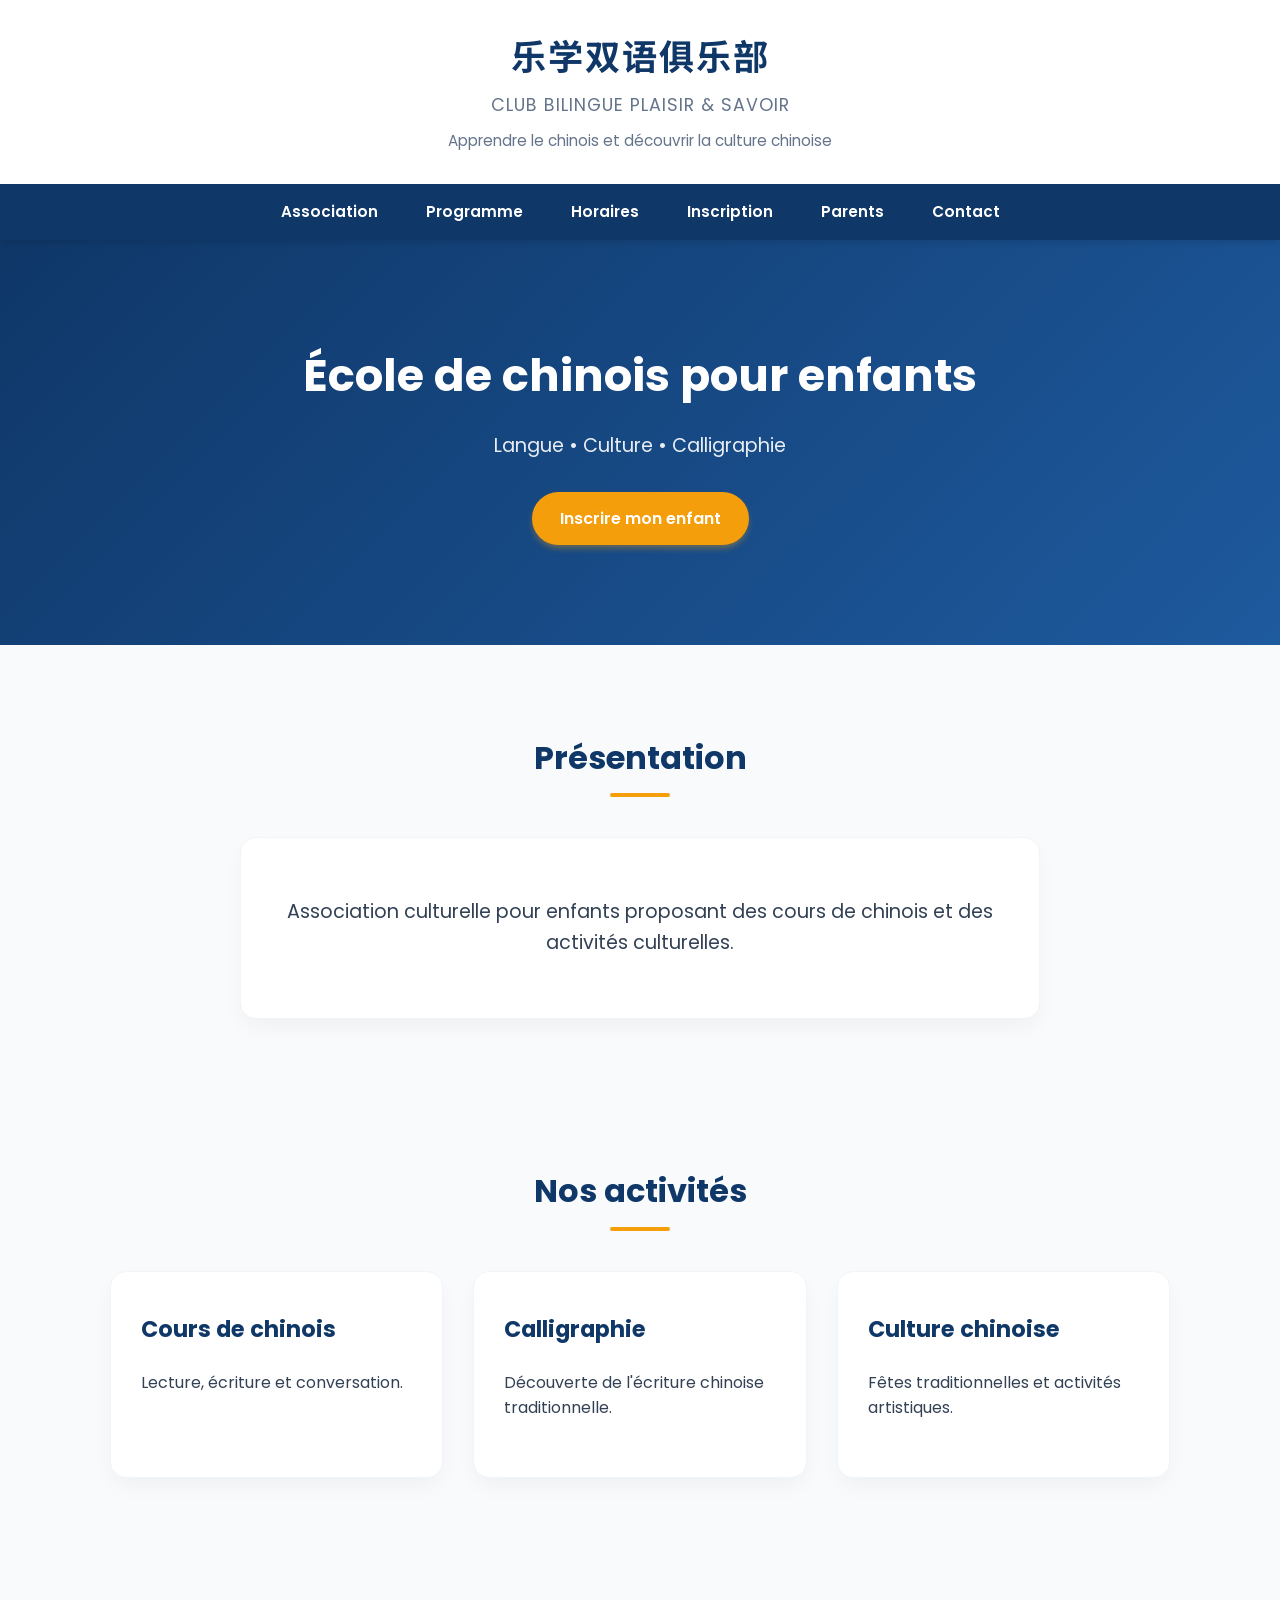
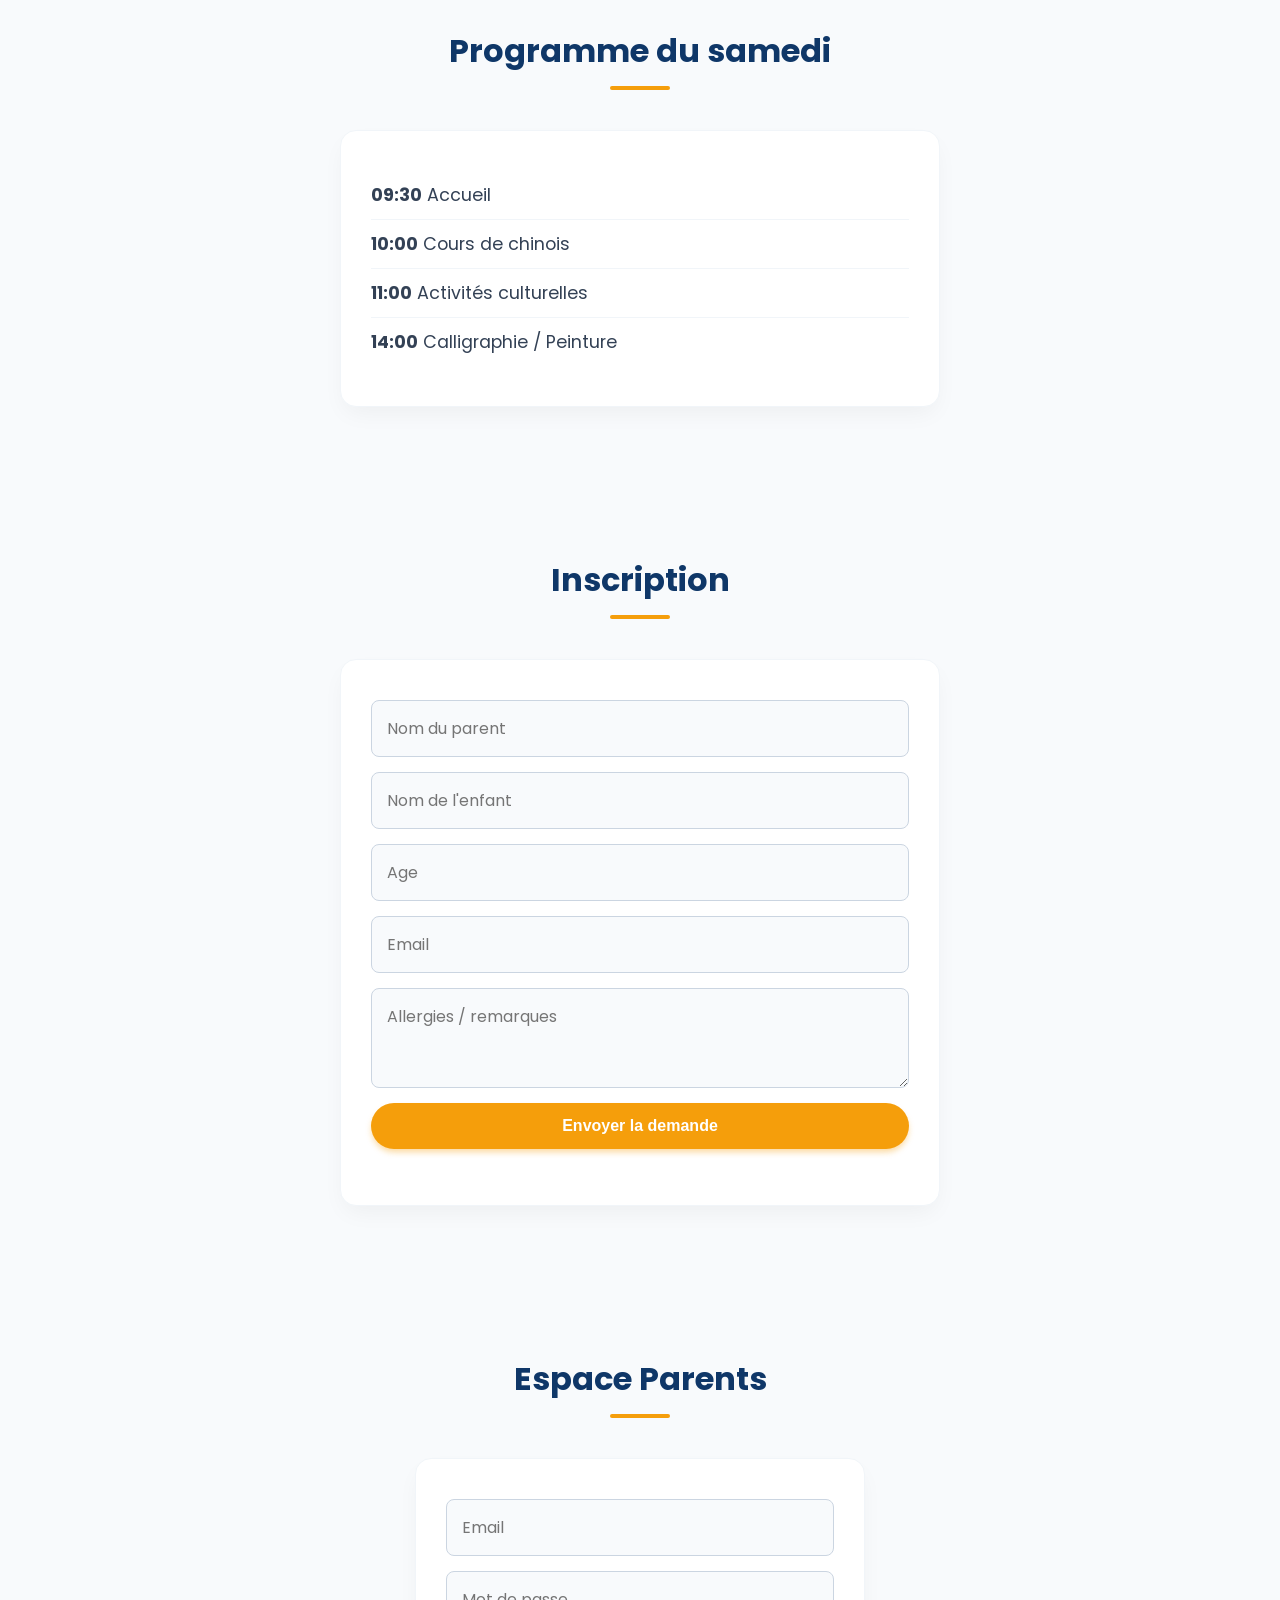
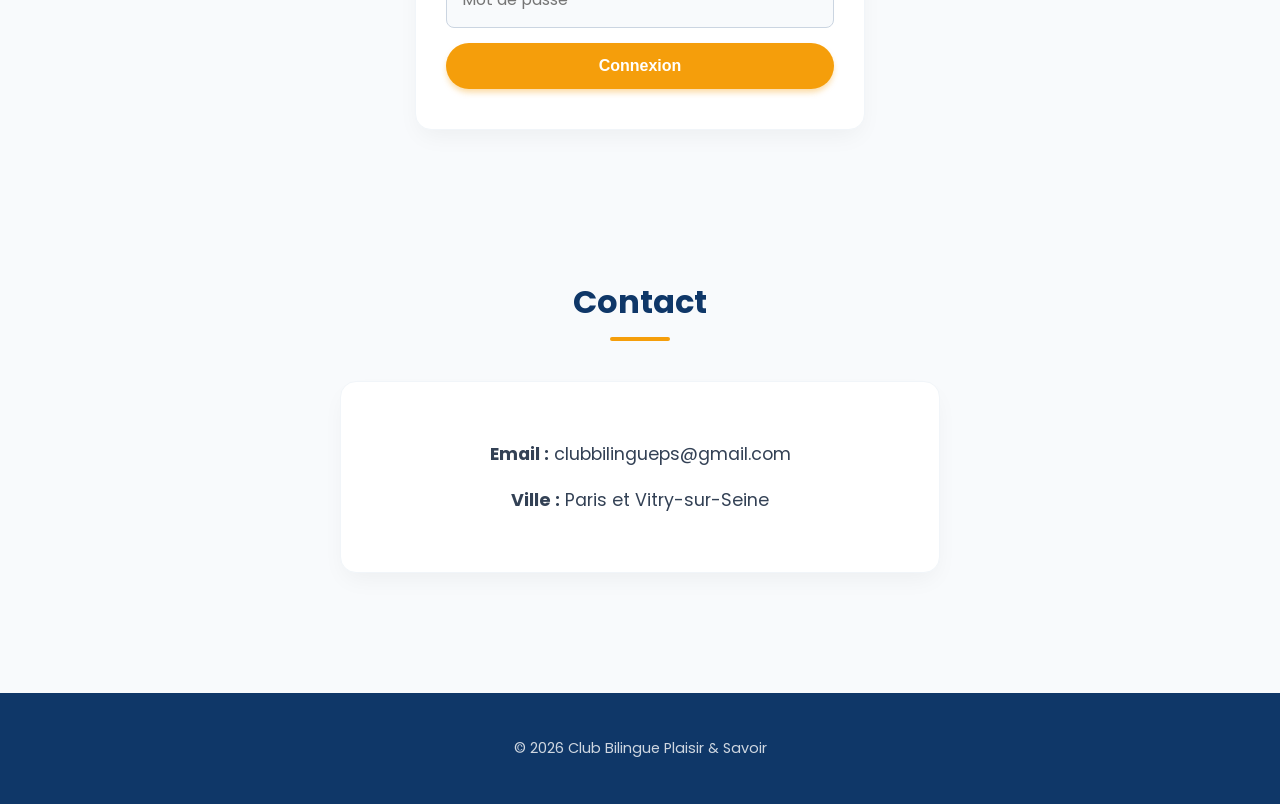
<file: website.html>
<!DOCTYPE html>
<html lang="fr">
<head>
<meta charset="UTF-8">
<meta name="viewport" content="width=device-width, initial-scale=1.0">
<title>Club Bilingue Plaisir & Savoir</title>

<link href="https://fonts.googleapis.com/css2?family=Noto+Sans+SC:wght@400;700&family=Poppins:wght@300;400;600;700&display=swap" rel="stylesheet">

<style>
:root {
  --primary: #0f3768;        /* 深沉专业的蓝色 */
  --primary-light: #1e5a9e;  
  --accent: #f59e0b;         /* 温暖的橙黄色作为点缀 */
  --accent-hover: #d97706;
  --bg-color: #f8fafc;       /* 柔和的浅灰蓝背景 */
  --text-main: #334155;
  --text-light: #64748b;
  --white: #ffffff;
}

* {
  box-sizing: border-box;
  scroll-behavior: smooth;
}

body {
  margin: 0;
  font-family: 'Poppins', 'Noto Sans SC', sans-serif;
  background: var(--bg-color);
  color: var(--text-main);
  line-height: 1.6;
}

/* 顶部品牌区 */
header {
  background: var(--white);
  color: var(--primary);
  padding: 30px 20px;
  text-align: center;
}

header h1 {
  margin: 0;
  font-size: 2.2rem;
  letter-spacing: 2px;
  color: var(--primary);
}

header h2 {
  margin: 5px 0 10px;
  font-size: 1.1rem;
  font-weight: 400;
  color: var(--text-light);
  letter-spacing: 1px;
}

header p {
  margin: 0;
  font-size: 0.95rem;
  color: var(--text-light);
}

/* 导航栏 */
nav {
  display: flex;
  justify-content: center;
  flex-wrap: wrap;
  background: var(--primary);
  position: sticky;
  top: 0;
  z-index: 1000;
  box-shadow: 0 4px 6px -1px rgba(0, 0, 0, 0.1);
}

nav a {
  color: var(--white);
  text-decoration: none;
  padding: 16px 24px;
  font-weight: 600;
  font-size: 0.95rem;
  transition: background 0.3s ease;
}

nav a:hover {
  background: var(--primary-light);
}

/* 主视觉区 (Hero) */
.hero {
  padding: 100px 20px;
  text-align: center;
  background: linear-gradient(135deg, var(--primary) 0%, var(--primary-light) 100%);
  color: var(--white);
}

.hero h1 {
  font-size: 2.8rem;
  margin-bottom: 10px;
  margin-top: 0;
}

.hero p {
  font-size: 1.2rem;
  margin-bottom: 30px;
  opacity: 0.9;
}

/* 通用容器 */
.container {
  max-width: 1100px;
  margin: 0 auto;
  padding: 60px 20px;
}

.container h2 {
  text-align: center;
  color: var(--primary);
  font-size: 2rem;
  margin-bottom: 40px;
  position: relative;
}

.container h2::after {
  content: '';
  width: 60px;
  height: 4px;
  background: var(--accent);
  display: block;
  margin: 10px auto 0;
  border-radius: 2px;
}

/* 网格与卡片 */
.grid {
  display: grid;
  grid-template-columns: repeat(auto-fit, minmax(300px, 1fr));
  gap: 30px;
}

.card {
  background: var(--white);
  padding: 40px 30px;
  border-radius: 16px;
  box-shadow: 0 10px 25px -5px rgba(0, 0, 0, 0.05);
  transition: transform 0.3s ease, box-shadow 0.3s ease;
  border: 1px solid #f1f5f9;
}

.card:hover {
  transform: translateY(-5px);
  box-shadow: 0 20px 25px -5px rgba(0, 0, 0, 0.1);
}

.card h3 {
  color: var(--primary);
  margin-top: 0;
  font-size: 1.4rem;
}

/* 按钮样式 */
.btn {
  display: inline-block;
  background: var(--accent);
  color: var(--white);
  padding: 14px 28px;
  border-radius: 50px;
  text-decoration: none;
  font-weight: 600;
  font-size: 1rem;
  border: none;
  cursor: pointer;
  transition: background 0.3s ease, transform 0.2s ease;
  box-shadow: 0 4px 6px -1px rgba(245, 158, 11, 0.4);
}

.btn:hover {
  background: var(--accent-hover);
  transform: translateY(-2px);
}

/* 课程表区特殊调整 */
.schedule p {
  font-size: 1.1rem;
  padding: 10px 0;
  border-bottom: 1px solid #f1f5f9;
  margin: 0;
}
.schedule p:last-child {
  border-bottom: none;
}
.schedule .card {
  max-width: 600px;
  margin: 0 auto;
}

/* 表单样式 */
form {
  display: flex;
  flex-direction: column;
  gap: 15px;
}

form input, form textarea {
  width: 100%;
  padding: 15px;
  border-radius: 8px;
  border: 1px solid #cbd5e1;
  font-size: 1rem;
  font-family: inherit;
  background: #f8fafc;
  transition: border-color 0.3s ease, box-shadow 0.3s ease;
}

form input:focus, form textarea:focus {
  outline: none;
  border-color: var(--primary-light);
  box-shadow: 0 0 0 3px rgba(30, 90, 158, 0.1);
  background: var(--white);
}

form textarea {
  resize: vertical;
  min-height: 100px;
}

.form-card {
  max-width: 600px;
  margin: 0 auto;
}

#confirm {
  color: #10b981;
  font-weight: 600;
  text-align: center;
  margin-top: 15px;
}

/* 家长空间 */
.login-box {
  max-width: 450px;
  margin: auto;
}

.dashboard {
  display: none;
  max-width: 800px;
  margin: 40px auto 0;
  background: var(--white);
  padding: 40px;
  border-radius: 16px;
  box-shadow: 0 10px 25px -5px rgba(0, 0, 0, 0.05);
}

.invoice {
  background: #f8fafc;
  padding: 30px;
  border: 1px dashed #cbd5e1;
  border-radius: 8px;
  margin-top: 30px;
  color: var(--text-main);
}

.invoice h3 {
  margin-top: 0;
  color: var(--primary);
}

/* 页脚 */
footer {
  background: var(--primary);
  color: rgba(255, 255, 255, 0.8);
  text-align: center;
  padding: 30px;
  margin-top: 60px;
  font-size: 0.9rem;
}

@media(max-width: 768px) {
  header h1 { font-size: 1.8rem; }
  .hero h1 { font-size: 2.2rem; }
  nav a { padding: 12px 16px; font-size: 0.9rem; }
  .container { padding: 40px 15px; }
}
</style>
</head>

<body>

<header>
  <h1>乐学双语俱乐部</h1>
  <h2>CLUB BILINGUE PLAISIR & SAVOIR</h2>
  <p>Apprendre le chinois et découvrir la culture chinoise</p>
</header>

<nav>
  <a href="#about">Association</a>
  <a href="#program">Programme</a>
  <a href="#schedule">Horaires</a>
  <a href="#register">Inscription</a>
  <a href="#parents">Parents</a>
  <a href="#contact">Contact</a>
</nav>

<section class="hero">
  <h1>École de chinois pour enfants</h1>
  <p>Langue • Culture • Calligraphie</p>
  <a class="btn" href="#register">Inscrire mon enfant</a>
</section>

<div class="container" id="about">
  <h2>Présentation</h2>
  <div class="card" style="text-align: center; max-width: 800px; margin: 0 auto;">
    <p style="font-size: 1.2rem; color: var(--text-main);">Association culturelle pour enfants proposant des cours de chinois et des activités culturelles.</p>
  </div>
</div>

<div class="container" id="program">
  <h2>Nos activités</h2>
  <div class="grid">
    <div class="card">
      <h3>Cours de chinois</h3>
      <p>Lecture, écriture et conversation.</p>
    </div>
    <div class="card">
      <h3>Calligraphie</h3>
      <p>Découverte de l'écriture chinoise traditionnelle.</p>
    </div>
    <div class="card">
      <h3>Culture chinoise</h3>
      <p>Fêtes traditionnelles et activités artistiques.</p>
    </div>
  </div>
</div>

<div class="container schedule" id="schedule">
  <h2>Programme du samedi</h2>
  <div class="card">
    <p><strong>09:30</strong> Accueil</p>
    <p><strong>10:00</strong> Cours de chinois</p>
    <p><strong>11:00</strong> Activités culturelles</p>
    <p><strong>14:00</strong> Calligraphie / Peinture</p>
  </div>
</div>

<div class="container" id="register">
  <h2>Inscription</h2>
  <div class="card form-card">
    <form id="registerForm">
      <input type="text" id="parent" placeholder="Nom du parent" required>
      <input type="text" id="child" placeholder="Nom de l'enfant" required>
      <input type="number" id="age" placeholder="Age" required>
      <input type="email" id="email" placeholder="Email" required>
      <textarea id="note" placeholder="Allergies / remarques"></textarea>
      <button class="btn" type="submit">Envoyer la demande</button>
    </form>
    <p id="confirm"></p>
  </div>
</div>

<div class="container" id="parents">
  <h2>Espace Parents</h2>
  <div class="card login-box">
    <form id="loginForm">
      <input type="email" placeholder="Email" required>
      <input type="password" placeholder="Mot de passe" required>
      <button class="btn">Connexion</button>
    </form>
  </div>

  <div class="dashboard" id="dashboard">
    <h3 style="color: var(--primary); margin-top: 0;">Tableau Parents</h3>
    <p>Bienvenue dans l'espace parents.</p>
    <button class="btn" onclick="generateInvoice()">Télécharger facture</button>
    <div id="invoice" class="invoice"></div>
  </div>
</div>

<div class="container" id="contact">
  <h2>Contact</h2>
  <div class="card" style="text-align: center; max-width: 600px; margin: 0 auto;">
    <p style="font-size: 1.1rem;"><strong>Email :</strong> clubbilingueps@gmail.com</p>
    <p style="font-size: 1.1rem;"><strong>Ville :</strong> Paris et Vitry-sur-Seine</p>
  </div>
</div>

<footer>
  <p>© 2026 Club Bilingue Plaisir & Savoir</p>
</footer>

<script>
// Registration
document.getElementById("registerForm").addEventListener("submit",function(e){
  e.preventDefault();
  const parent = document.getElementById("parent").value;
  const child = document.getElementById("child").value;

  localStorage.setItem("parent", parent);
  localStorage.setItem("child", child);

  document.getElementById("confirm").innerText = "Inscription enregistrée ✔";
});

// Parent login demo
document.getElementById("loginForm").addEventListener("submit",function(e){
  e.preventDefault();
  // Hide login box, show dashboard
  document.querySelector('.login-box').style.display = "none";
  document.getElementById("dashboard").style.display = "block";
});

// Invoice generator
function generateInvoice(){
  const parent = localStorage.getItem("parent") || "Parent";
  const child = localStorage.getItem("child") || "Enfant";

  const html = `
    <h3>Facture</h3>
    <p><strong>Association :</strong> Club Bilingue Plaisir & Savoir</p>
    <p><strong>Parent :</strong> ${parent}</p>
    <p><strong>Enfant :</strong> ${child}</p>
    <p><strong>Objet :</strong> Cours de chinois enfants</p>
    <p><strong>Montant :</strong> 120 €</p>
    <p><strong>Date :</strong> ${new Date().toLocaleDateString()}</p>
  `;
  document.getElementById("invoice").innerHTML = html;
}
</script>

</body>
</html>
</file>
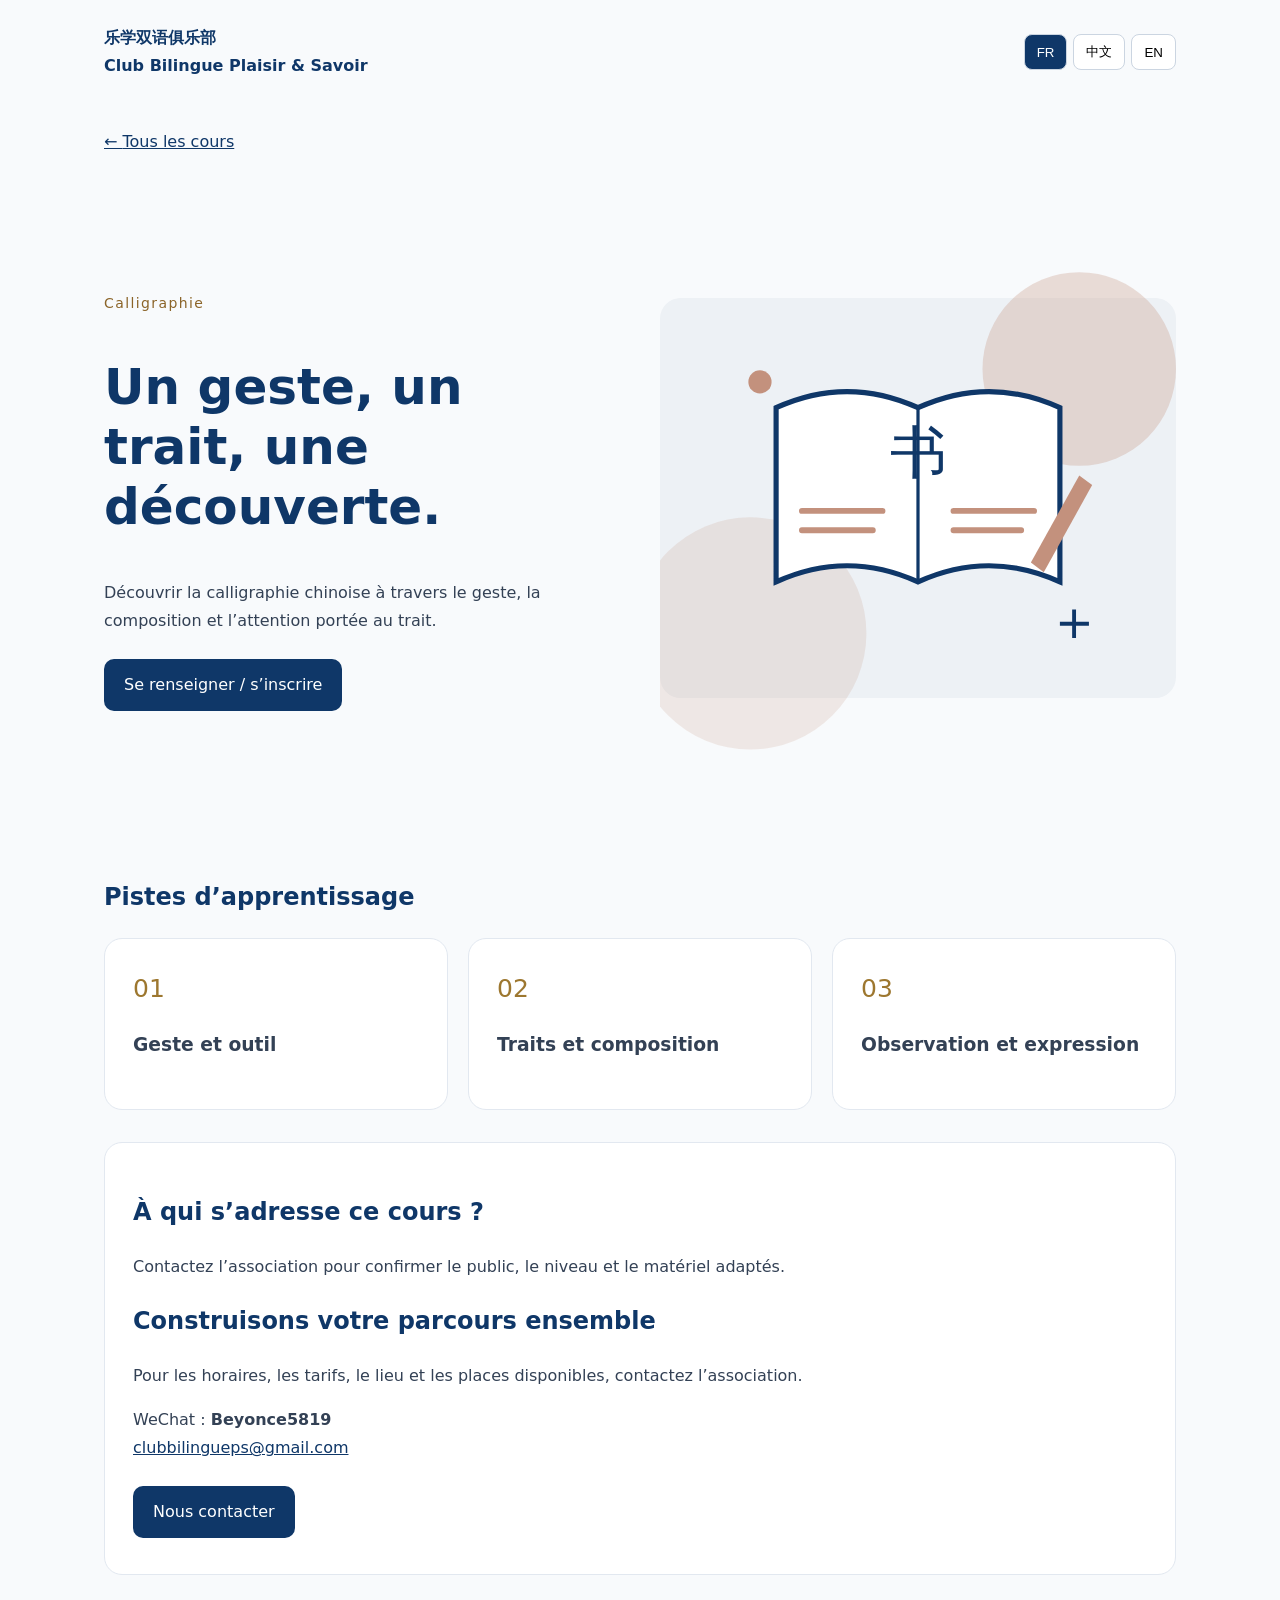
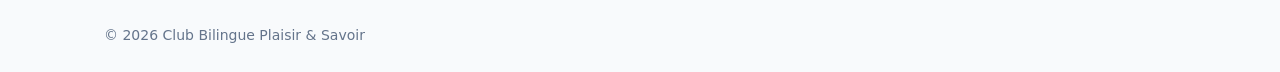
<file: courses/calligraphy.html>
<!doctype html><html lang="fr"><head><meta charset="utf-8"><meta name="viewport" content="width=device-width,initial-scale=1"><title>Calligraphie | Club Bilingue Plaisir &amp; Savoir</title><meta name="description" content="Découvrir la calligraphie chinoise à travers le geste, la composition et l’attention portée au trait."><link rel="canonical" href="https://www.biling.eu/courses/calligraphy.html"><link rel="stylesheet" href="../assets/courses.css"><script src="../assets/courses.js" defer></script></head><body><header><a class="brand" data-home="#program" href="../index.html#program">乐学双语俱乐部<br>Club Bilingue Plaisir &amp; Savoir</a><div class="switch" aria-label="Language"><button data-language="fr">FR</button><button data-language="zh">中文</button><button data-language="en">EN</button></div></header><main><a data-home="#program" href="../index.html#program">← <span class="lang-fr">Tous les cours</span><span class="lang-zh">返回课程介绍</span><span class="lang-en">All courses</span></a><section class="hero"><div><p class="kicker"><span class="lang-fr">Calligraphie</span><span class="lang-zh">书法课</span><span class="lang-en">Calligraphy</span></p><h1><span class="lang-fr">Un geste, un trait, une découverte.</span><span class="lang-zh">一笔一画，感受书法之美。</span><span class="lang-en">Discover the beauty of each stroke.</span></h1><p><span class="lang-fr">Découvrir la calligraphie chinoise à travers le geste, la composition et l’attention portée au trait.</span><span class="lang-zh">通过笔法、结构与对线条的观察，感受中国书法的艺术表达。</span><span class="lang-en">Discover Chinese calligraphy through movement, composition and attention to each stroke.</span></p><a class="btn" data-home="#register" href="../index.html#register"><span class="lang-fr">Se renseigner / s’inscrire</span><span class="lang-zh">课程咨询与报名</span><span class="lang-en">Enquire / register</span></a></div><img src="../assets/course-images/calligraphy.svg" alt="Calligraphie — illustration" width="800" height="620"></section><h2><span class="lang-fr">Pistes d’apprentissage</span><span class="lang-zh">学习方向</span><span class="lang-en">Learning areas</span></h2><div class="grid"><article class="card"><span class="num">01</span><h3><span class="lang-fr">Geste et outil</span><span class="lang-zh">笔法与工具</span><span class="lang-en">Movement and tools</span></h3></article><article class="card"><span class="num">02</span><h3><span class="lang-fr">Traits et composition</span><span class="lang-zh">线条与结构</span><span class="lang-en">Strokes and composition</span></h3></article><article class="card"><span class="num">03</span><h3><span class="lang-fr">Observation et expression</span><span class="lang-zh">欣赏与表达</span><span class="lang-en">Observation and expression</span></h3></article></div><section class="contact"><h2><span class="lang-fr">À qui s’adresse ce cours ?</span><span class="lang-zh">适合哪些学习者？</span><span class="lang-en">Who is this course for?</span></h2><p><span class="lang-fr">Contactez l’association pour confirmer le public, le niveau et le matériel adaptés.</span><span class="lang-zh">请联系协会确认适合的年龄、学习水平与所需材料。</span><span class="lang-en">Contact the association to confirm suitable ages, levels and materials.</span></p><h2><span class="lang-fr">Construisons votre parcours ensemble</span><span class="lang-zh">一起选择适合的学习安排</span><span class="lang-en">Plan your learning with us</span></h2><p><span class="lang-fr">Pour les horaires, les tarifs, le lieu et les places disponibles, contactez l’association.</span><span class="lang-zh">上课时间、费用、地点与名额请联系协会确认。</span><span class="lang-en">Contact the association to confirm schedules, fees, location and availability.</span></p><p>WeChat : <strong>Beyonce5819</strong><br><a href="mailto:clubbilingueps@gmail.com">clubbilingueps@gmail.com</a></p><a class="btn" data-home="#register" href="../index.html#register"><span class="lang-fr">Nous contacter</span><span class="lang-zh">填写咨询表</span><span class="lang-en">Send an enquiry</span></a></section></main><footer>© 2026 Club Bilingue Plaisir &amp; Savoir</footer></body></html>
</file>
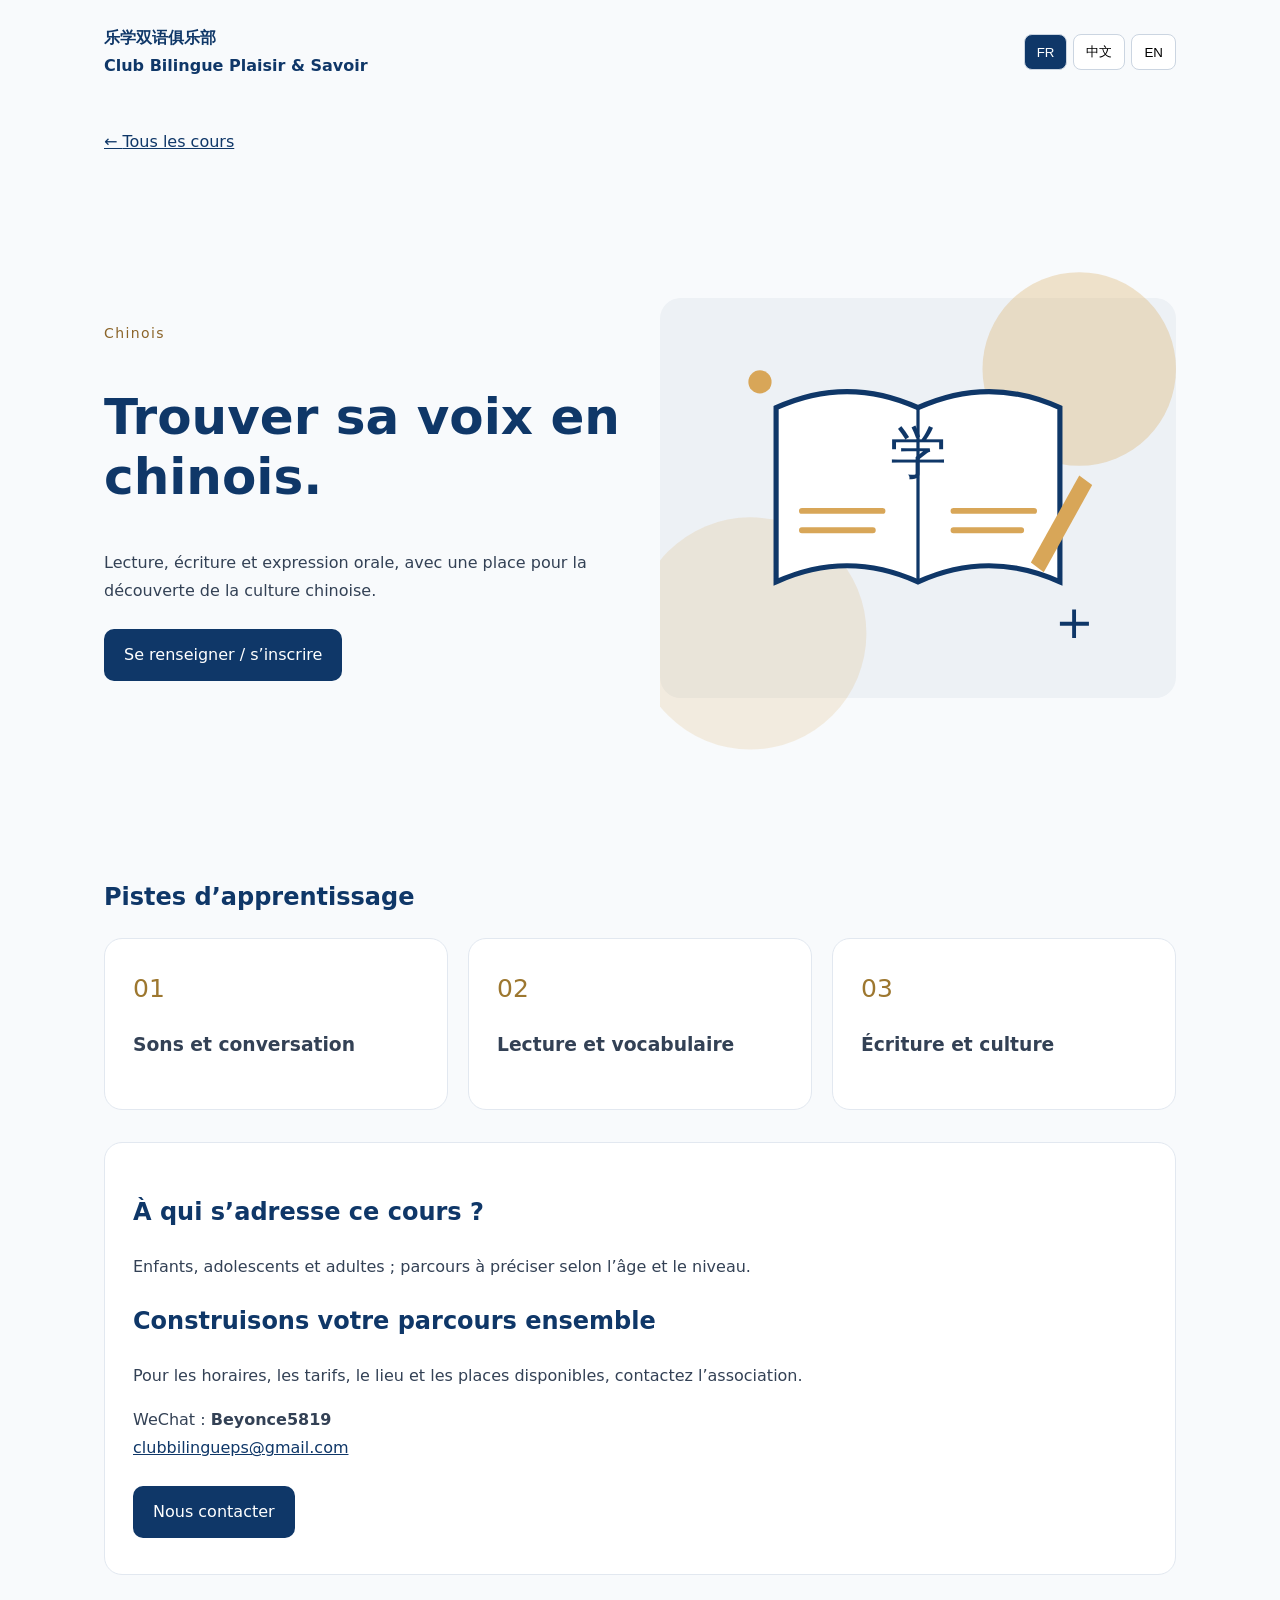
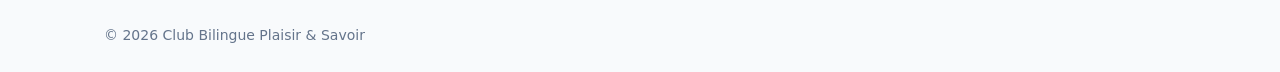
<file: courses/chinese.html>
<!doctype html><html lang="fr"><head><meta charset="utf-8"><meta name="viewport" content="width=device-width,initial-scale=1"><title>Chinois | Club Bilingue Plaisir &amp; Savoir</title><meta name="description" content="Lecture, écriture et expression orale, avec une place pour la découverte de la culture chinoise."><link rel="canonical" href="https://www.biling.eu/courses/chinese.html"><link rel="stylesheet" href="../assets/courses.css"><script src="../assets/courses.js" defer></script></head><body><header><a class="brand" data-home="#program" href="../index.html#program">乐学双语俱乐部<br>Club Bilingue Plaisir &amp; Savoir</a><div class="switch" aria-label="Language"><button data-language="fr">FR</button><button data-language="zh">中文</button><button data-language="en">EN</button></div></header><main><a data-home="#program" href="../index.html#program">← <span class="lang-fr">Tous les cours</span><span class="lang-zh">返回课程介绍</span><span class="lang-en">All courses</span></a><section class="hero"><div><p class="kicker"><span class="lang-fr">Chinois</span><span class="lang-zh">中文课</span><span class="lang-en">Chinese</span></p><h1><span class="lang-fr">Trouver sa voix en chinois.</span><span class="lang-zh">在中文里，找到自己的表达。</span><span class="lang-en">Find your voice in Chinese.</span></h1><p><span class="lang-fr">Lecture, écriture et expression orale, avec une place pour la découverte de la culture chinoise.</span><span class="lang-zh">从阅读、书写与口语交流出发，在语言中理解中国文化。</span><span class="lang-en">Explore reading, writing and conversation alongside Chinese culture.</span></p><a class="btn" data-home="#register" href="../index.html#register"><span class="lang-fr">Se renseigner / s’inscrire</span><span class="lang-zh">课程咨询与报名</span><span class="lang-en">Enquire / register</span></a></div><img src="../assets/course-images/chinese.svg" alt="Chinois — illustration" width="800" height="620"></section><h2><span class="lang-fr">Pistes d’apprentissage</span><span class="lang-zh">学习方向</span><span class="lang-en">Learning areas</span></h2><div class="grid"><article class="card"><span class="num">01</span><h3><span class="lang-fr">Sons et conversation</span><span class="lang-zh">发音与交流</span><span class="lang-en">Sounds and conversation</span></h3></article><article class="card"><span class="num">02</span><h3><span class="lang-fr">Lecture et vocabulaire</span><span class="lang-zh">阅读与词汇</span><span class="lang-en">Reading and vocabulary</span></h3></article><article class="card"><span class="num">03</span><h3><span class="lang-fr">Écriture et culture</span><span class="lang-zh">书写与文化</span><span class="lang-en">Writing and culture</span></h3></article></div><section class="contact"><h2><span class="lang-fr">À qui s’adresse ce cours ?</span><span class="lang-zh">适合哪些学习者？</span><span class="lang-en">Who is this course for?</span></h2><p><span class="lang-fr">Enfants, adolescents et adultes ; parcours à préciser selon l’âge et le niveau.</span><span class="lang-zh">面向儿童、青少年与成人，具体学习安排根据年龄与水平沟通确定。</span><span class="lang-en">Children, teenagers and adults; discuss a suitable pathway for your age and level.</span></p><h2><span class="lang-fr">Construisons votre parcours ensemble</span><span class="lang-zh">一起选择适合的学习安排</span><span class="lang-en">Plan your learning with us</span></h2><p><span class="lang-fr">Pour les horaires, les tarifs, le lieu et les places disponibles, contactez l’association.</span><span class="lang-zh">上课时间、费用、地点与名额请联系协会确认。</span><span class="lang-en">Contact the association to confirm schedules, fees, location and availability.</span></p><p>WeChat : <strong>Beyonce5819</strong><br><a href="mailto:clubbilingueps@gmail.com">clubbilingueps@gmail.com</a></p><a class="btn" data-home="#register" href="../index.html#register"><span class="lang-fr">Nous contacter</span><span class="lang-zh">填写咨询表</span><span class="lang-en">Send an enquiry</span></a></section></main><footer>© 2026 Club Bilingue Plaisir &amp; Savoir</footer></body></html>
</file>
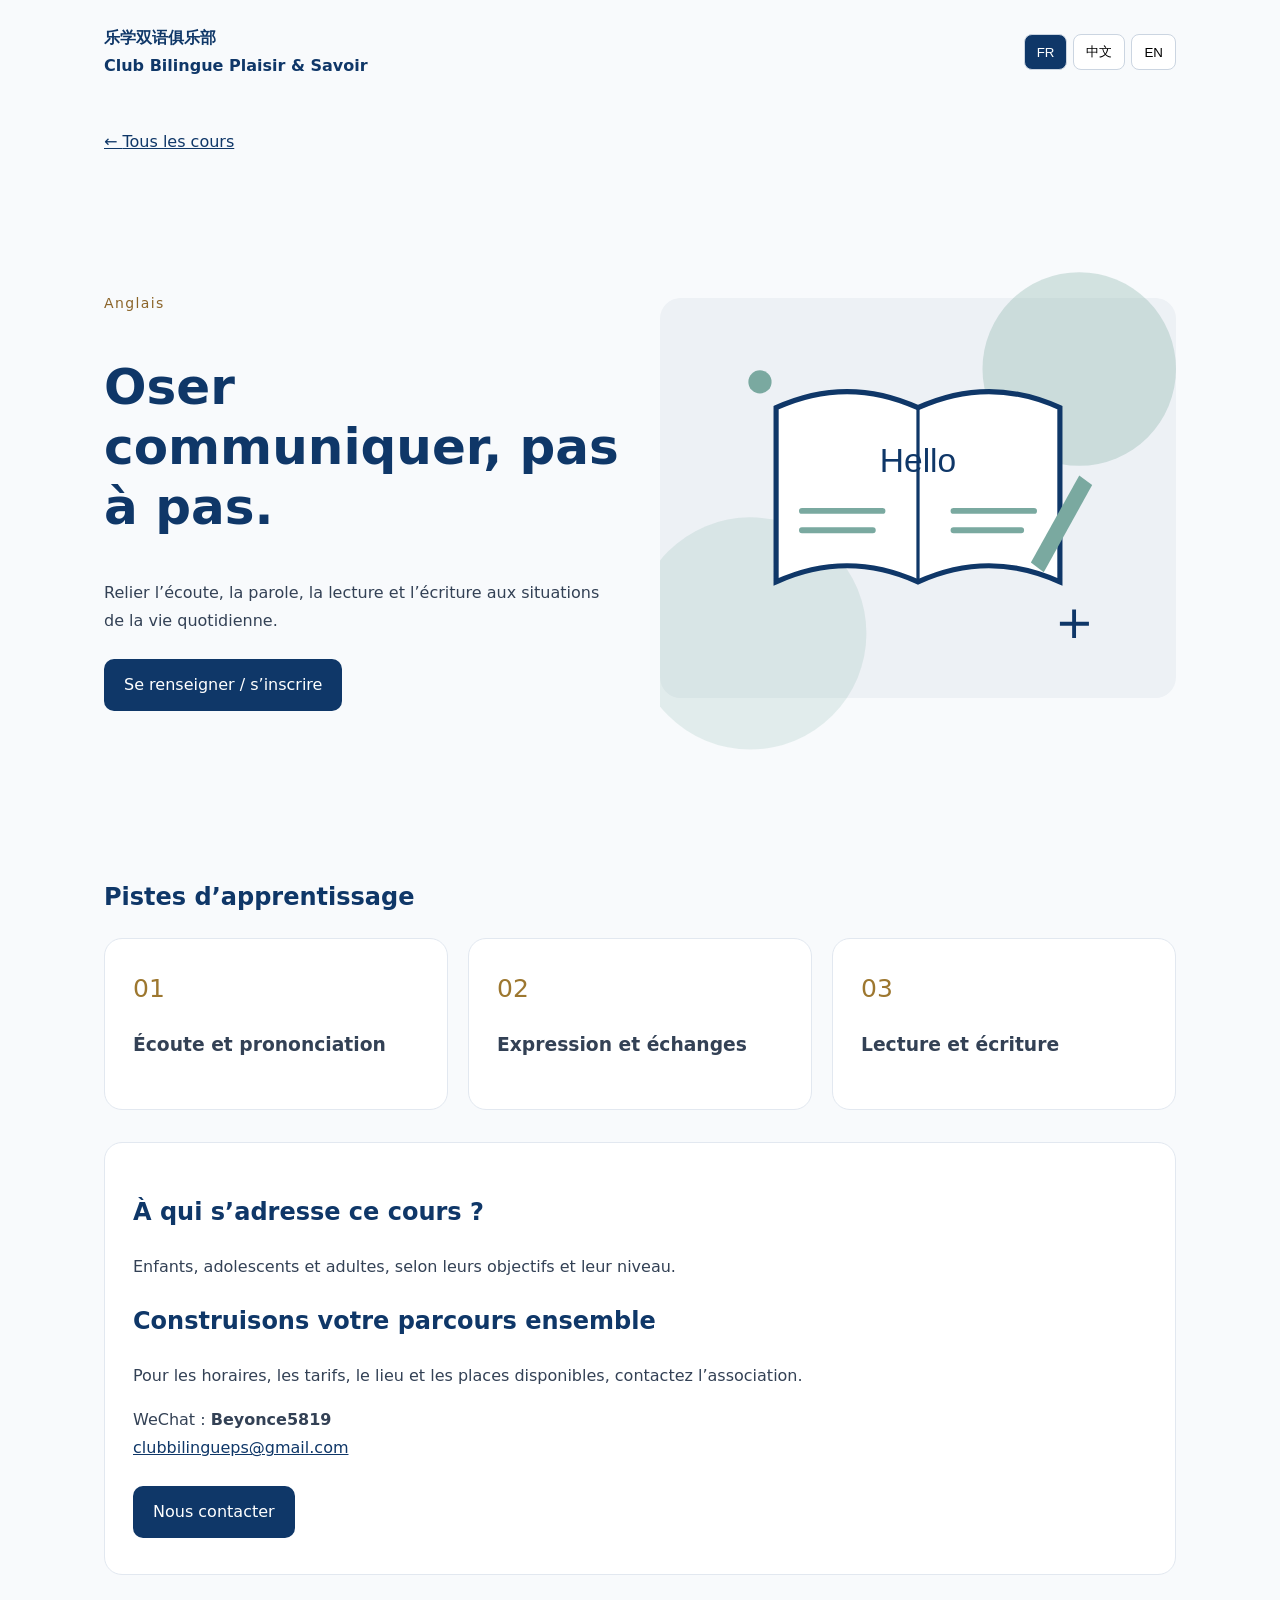
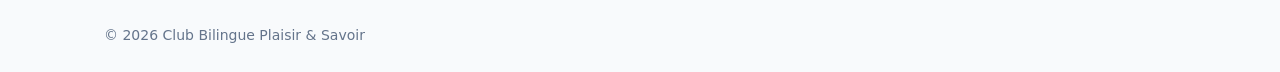
<file: courses/english.html>
<!doctype html><html lang="fr"><head><meta charset="utf-8"><meta name="viewport" content="width=device-width,initial-scale=1"><title>Anglais | Club Bilingue Plaisir &amp; Savoir</title><meta name="description" content="Relier l’écoute, la parole, la lecture et l’écriture aux situations de la vie quotidienne."><link rel="canonical" href="https://www.biling.eu/courses/english.html"><link rel="stylesheet" href="../assets/courses.css"><script src="../assets/courses.js" defer></script></head><body><header><a class="brand" data-home="#program" href="../index.html#program">乐学双语俱乐部<br>Club Bilingue Plaisir &amp; Savoir</a><div class="switch" aria-label="Language"><button data-language="fr">FR</button><button data-language="zh">中文</button><button data-language="en">EN</button></div></header><main><a data-home="#program" href="../index.html#program">← <span class="lang-fr">Tous les cours</span><span class="lang-zh">返回课程介绍</span><span class="lang-en">All courses</span></a><section class="hero"><div><p class="kicker"><span class="lang-fr">Anglais</span><span class="lang-zh">英语课</span><span class="lang-en">English</span></p><h1><span class="lang-fr">Oser communiquer, pas à pas.</span><span class="lang-zh">循序渐进，让英语表达更自然。</span><span class="lang-en">Build confidence in communication.</span></h1><p><span class="lang-fr">Relier l’écoute, la parole, la lecture et l’écriture aux situations de la vie quotidienne.</span><span class="lang-zh">将听、说、读、写与日常情境连接，积累语言运用能力。</span><span class="lang-en">Connect listening, speaking, reading and writing with everyday situations.</span></p><a class="btn" data-home="#register" href="../index.html#register"><span class="lang-fr">Se renseigner / s’inscrire</span><span class="lang-zh">课程咨询与报名</span><span class="lang-en">Enquire / register</span></a></div><img src="../assets/course-images/english.svg" alt="Anglais — illustration" width="800" height="620"></section><h2><span class="lang-fr">Pistes d’apprentissage</span><span class="lang-zh">学习方向</span><span class="lang-en">Learning areas</span></h2><div class="grid"><article class="card"><span class="num">01</span><h3><span class="lang-fr">Écoute et prononciation</span><span class="lang-zh">听力与发音</span><span class="lang-en">Listening and pronunciation</span></h3></article><article class="card"><span class="num">02</span><h3><span class="lang-fr">Expression et échanges</span><span class="lang-zh">表达与互动</span><span class="lang-en">Expression and interaction</span></h3></article><article class="card"><span class="num">03</span><h3><span class="lang-fr">Lecture et écriture</span><span class="lang-zh">阅读与写作</span><span class="lang-en">Reading and writing</span></h3></article></div><section class="contact"><h2><span class="lang-fr">À qui s’adresse ce cours ?</span><span class="lang-zh">适合哪些学习者？</span><span class="lang-en">Who is this course for?</span></h2><p><span class="lang-fr">Enfants, adolescents et adultes, selon leurs objectifs et leur niveau.</span><span class="lang-zh">面向儿童、青少年与成人，根据学习目标和现有水平交流安排。</span><span class="lang-en">Children, teenagers and adults, according to their goals and level.</span></p><h2><span class="lang-fr">Construisons votre parcours ensemble</span><span class="lang-zh">一起选择适合的学习安排</span><span class="lang-en">Plan your learning with us</span></h2><p><span class="lang-fr">Pour les horaires, les tarifs, le lieu et les places disponibles, contactez l’association.</span><span class="lang-zh">上课时间、费用、地点与名额请联系协会确认。</span><span class="lang-en">Contact the association to confirm schedules, fees, location and availability.</span></p><p>WeChat : <strong>Beyonce5819</strong><br><a href="mailto:clubbilingueps@gmail.com">clubbilingueps@gmail.com</a></p><a class="btn" data-home="#register" href="../index.html#register"><span class="lang-fr">Nous contacter</span><span class="lang-zh">填写咨询表</span><span class="lang-en">Send an enquiry</span></a></section></main><footer>© 2026 Club Bilingue Plaisir &amp; Savoir</footer></body></html>
</file>
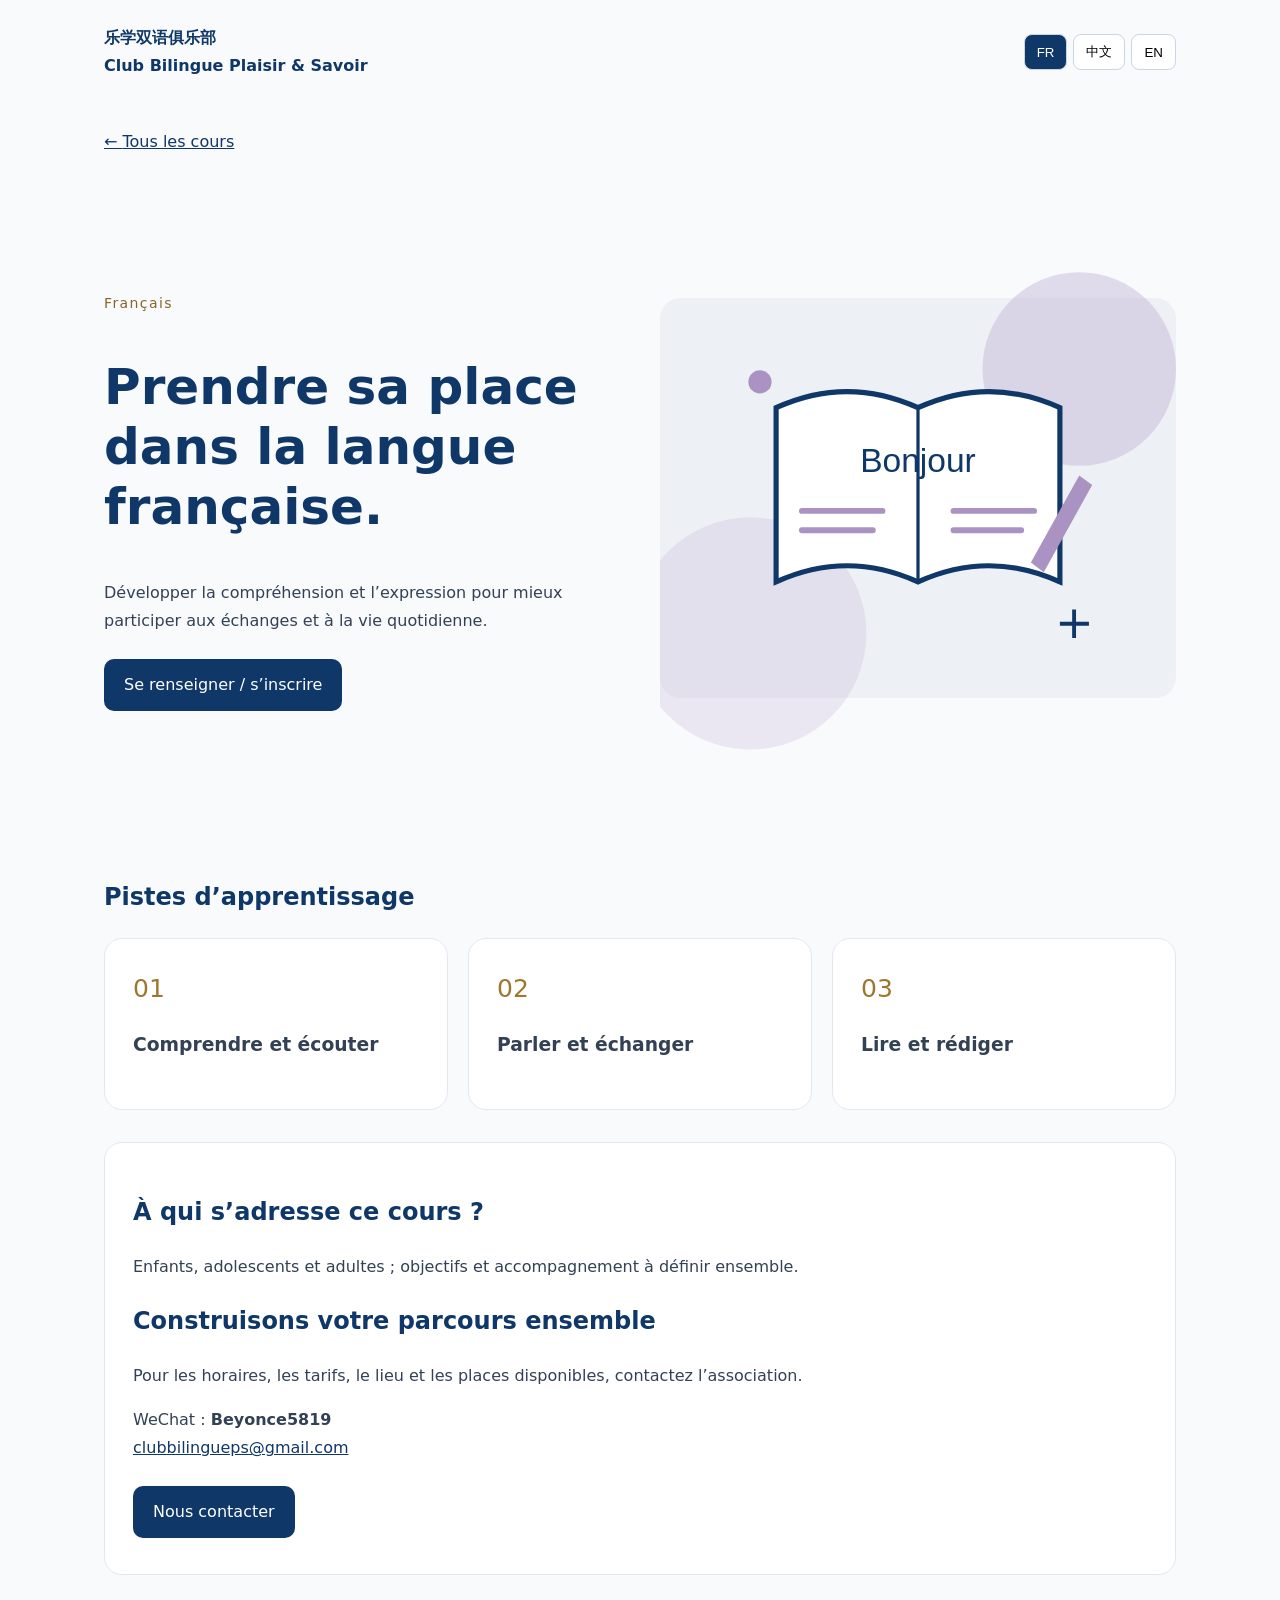
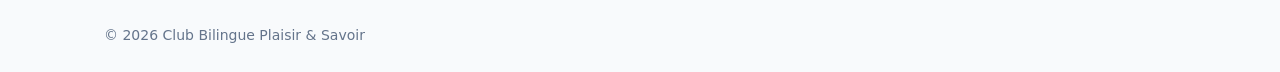
<file: courses/french.html>
<!doctype html><html lang="fr"><head><meta charset="utf-8"><meta name="viewport" content="width=device-width,initial-scale=1"><title>Français | Club Bilingue Plaisir &amp; Savoir</title><meta name="description" content="Développer la compréhension et l’expression pour mieux participer aux échanges et à la vie quotidienne."><link rel="canonical" href="https://www.biling.eu/courses/french.html"><link rel="stylesheet" href="../assets/courses.css"><script src="../assets/courses.js" defer></script></head><body><header><a class="brand" data-home="#program" href="../index.html#program">乐学双语俱乐部<br>Club Bilingue Plaisir &amp; Savoir</a><div class="switch" aria-label="Language"><button data-language="fr">FR</button><button data-language="zh">中文</button><button data-language="en">EN</button></div></header><main><a data-home="#program" href="../index.html#program">← <span class="lang-fr">Tous les cours</span><span class="lang-zh">返回课程介绍</span><span class="lang-en">All courses</span></a><section class="hero"><div><p class="kicker"><span class="lang-fr">Français</span><span class="lang-zh">法语课</span><span class="lang-en">French</span></p><h1><span class="lang-fr">Prendre sa place dans la langue française.</span><span class="lang-zh">走进法语，连接生活与学习。</span><span class="lang-en">Connect with life through French.</span></h1><p><span class="lang-fr">Développer la compréhension et l’expression pour mieux participer aux échanges et à la vie quotidienne.</span><span class="lang-zh">培养理解与表达能力，让法语成为参与交流、学习与日常生活的工具。</span><span class="lang-en">Develop understanding and expression for conversations, learning and everyday life.</span></p><a class="btn" data-home="#register" href="../index.html#register"><span class="lang-fr">Se renseigner / s’inscrire</span><span class="lang-zh">课程咨询与报名</span><span class="lang-en">Enquire / register</span></a></div><img src="../assets/course-images/french.svg" alt="Français — illustration" width="800" height="620"></section><h2><span class="lang-fr">Pistes d’apprentissage</span><span class="lang-zh">学习方向</span><span class="lang-en">Learning areas</span></h2><div class="grid"><article class="card"><span class="num">01</span><h3><span class="lang-fr">Comprendre et écouter</span><span class="lang-zh">理解与倾听</span><span class="lang-en">Understanding and listening</span></h3></article><article class="card"><span class="num">02</span><h3><span class="lang-fr">Parler et échanger</span><span class="lang-zh">口语与交流</span><span class="lang-en">Speaking and interaction</span></h3></article><article class="card"><span class="num">03</span><h3><span class="lang-fr">Lire et rédiger</span><span class="lang-zh">阅读与写作</span><span class="lang-en">Reading and writing</span></h3></article></div><section class="contact"><h2><span class="lang-fr">À qui s’adresse ce cours ?</span><span class="lang-zh">适合哪些学习者？</span><span class="lang-en">Who is this course for?</span></h2><p><span class="lang-fr">Enfants, adolescents et adultes ; objectifs et accompagnement à définir ensemble.</span><span class="lang-zh">面向儿童、青少年与成人，共同沟通学习目标与适合的安排。</span><span class="lang-en">Children, teenagers and adults; discuss learning goals and suitable support together.</span></p><h2><span class="lang-fr">Construisons votre parcours ensemble</span><span class="lang-zh">一起选择适合的学习安排</span><span class="lang-en">Plan your learning with us</span></h2><p><span class="lang-fr">Pour les horaires, les tarifs, le lieu et les places disponibles, contactez l’association.</span><span class="lang-zh">上课时间、费用、地点与名额请联系协会确认。</span><span class="lang-en">Contact the association to confirm schedules, fees, location and availability.</span></p><p>WeChat : <strong>Beyonce5819</strong><br><a href="mailto:clubbilingueps@gmail.com">clubbilingueps@gmail.com</a></p><a class="btn" data-home="#register" href="../index.html#register"><span class="lang-fr">Nous contacter</span><span class="lang-zh">填写咨询表</span><span class="lang-en">Send an enquiry</span></a></section></main><footer>© 2026 Club Bilingue Plaisir &amp; Savoir</footer></body></html>
</file>
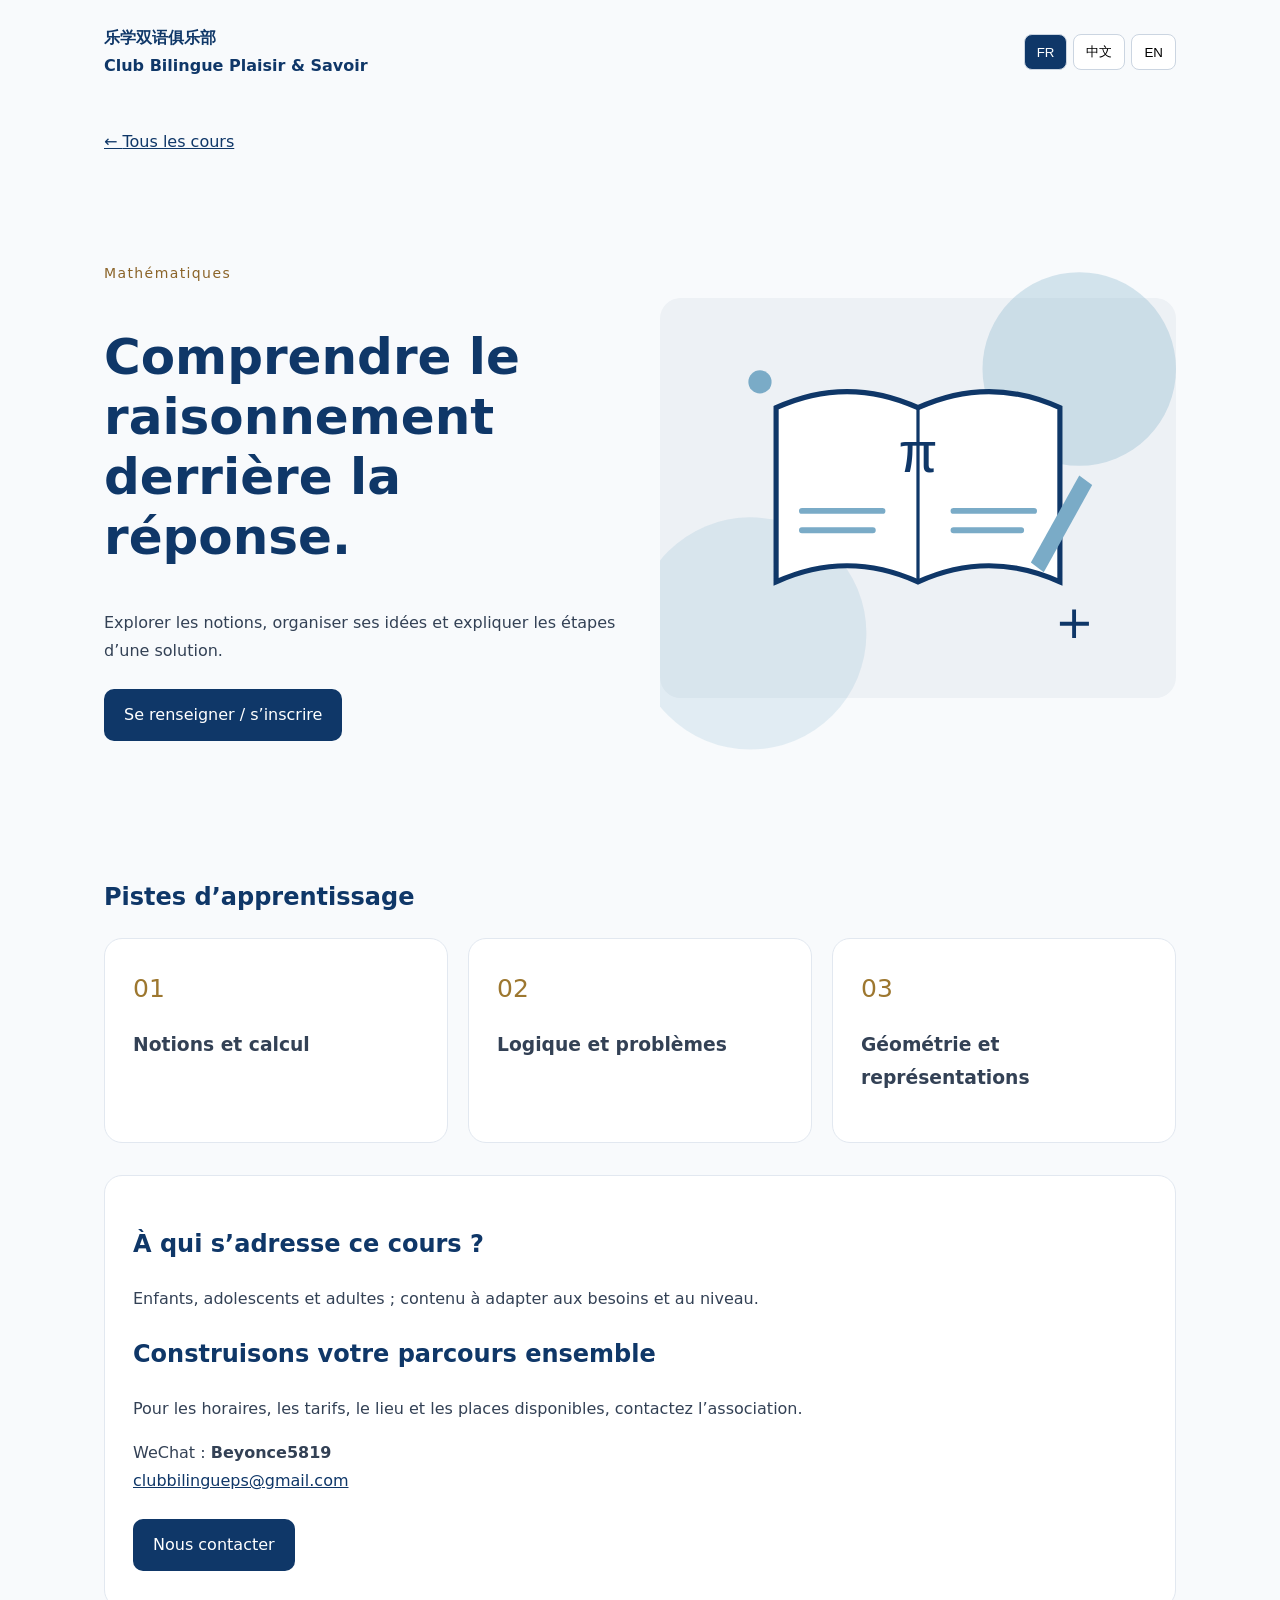
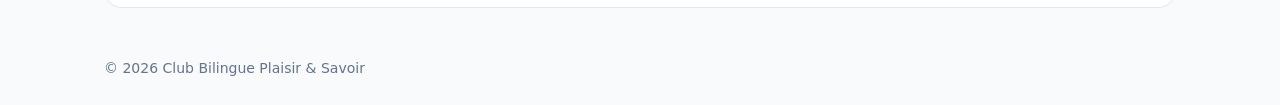
<file: courses/mathematics.html>
<!doctype html><html lang="fr"><head><meta charset="utf-8"><meta name="viewport" content="width=device-width,initial-scale=1"><title>Mathématiques | Club Bilingue Plaisir &amp; Savoir</title><meta name="description" content="Explorer les notions, organiser ses idées et expliquer les étapes d’une solution."><link rel="canonical" href="https://www.biling.eu/courses/mathematics.html"><link rel="stylesheet" href="../assets/courses.css"><script src="../assets/courses.js" defer></script></head><body><header><a class="brand" data-home="#program" href="../index.html#program">乐学双语俱乐部<br>Club Bilingue Plaisir &amp; Savoir</a><div class="switch" aria-label="Language"><button data-language="fr">FR</button><button data-language="zh">中文</button><button data-language="en">EN</button></div></header><main><a data-home="#program" href="../index.html#program">← <span class="lang-fr">Tous les cours</span><span class="lang-zh">返回课程介绍</span><span class="lang-en">All courses</span></a><section class="hero"><div><p class="kicker"><span class="lang-fr">Mathématiques</span><span class="lang-zh">数学课</span><span class="lang-en">Mathematics</span></p><h1><span class="lang-fr">Comprendre le raisonnement derrière la réponse.</span><span class="lang-zh">理解思路，让数学更清晰。</span><span class="lang-en">Understand the reasoning behind the answer.</span></h1><p><span class="lang-fr">Explorer les notions, organiser ses idées et expliquer les étapes d’une solution.</span><span class="lang-zh">从概念理解出发，学习组织思路，表达解题步骤与推理过程。</span><span class="lang-en">Explore concepts, organise ideas and explain the steps of a solution.</span></p><a class="btn" data-home="#register" href="../index.html#register"><span class="lang-fr">Se renseigner / s’inscrire</span><span class="lang-zh">课程咨询与报名</span><span class="lang-en">Enquire / register</span></a></div><img src="../assets/course-images/mathematics.svg" alt="Mathématiques — illustration" width="800" height="620"></section><h2><span class="lang-fr">Pistes d’apprentissage</span><span class="lang-zh">学习方向</span><span class="lang-en">Learning areas</span></h2><div class="grid"><article class="card"><span class="num">01</span><h3><span class="lang-fr">Notions et calcul</span><span class="lang-zh">概念与计算</span><span class="lang-en">Concepts and calculation</span></h3></article><article class="card"><span class="num">02</span><h3><span class="lang-fr">Logique et problèmes</span><span class="lang-zh">逻辑与问题解决</span><span class="lang-en">Logic and problem solving</span></h3></article><article class="card"><span class="num">03</span><h3><span class="lang-fr">Géométrie et représentations</span><span class="lang-zh">几何与图形表达</span><span class="lang-en">Geometry and representations</span></h3></article></div><section class="contact"><h2><span class="lang-fr">À qui s’adresse ce cours ?</span><span class="lang-zh">适合哪些学习者？</span><span class="lang-en">Who is this course for?</span></h2><p><span class="lang-fr">Enfants, adolescents et adultes ; contenu à adapter aux besoins et au niveau.</span><span class="lang-zh">面向儿童、青少年与成人，内容根据学习需求和水平沟通确定。</span><span class="lang-en">Children, teenagers and adults; content is discussed according to needs and level.</span></p><h2><span class="lang-fr">Construisons votre parcours ensemble</span><span class="lang-zh">一起选择适合的学习安排</span><span class="lang-en">Plan your learning with us</span></h2><p><span class="lang-fr">Pour les horaires, les tarifs, le lieu et les places disponibles, contactez l’association.</span><span class="lang-zh">上课时间、费用、地点与名额请联系协会确认。</span><span class="lang-en">Contact the association to confirm schedules, fees, location and availability.</span></p><p>WeChat : <strong>Beyonce5819</strong><br><a href="mailto:clubbilingueps@gmail.com">clubbilingueps@gmail.com</a></p><a class="btn" data-home="#register" href="../index.html#register"><span class="lang-fr">Nous contacter</span><span class="lang-zh">填写咨询表</span><span class="lang-en">Send an enquiry</span></a></section></main><footer>© 2026 Club Bilingue Plaisir &amp; Savoir</footer></body></html>
</file>
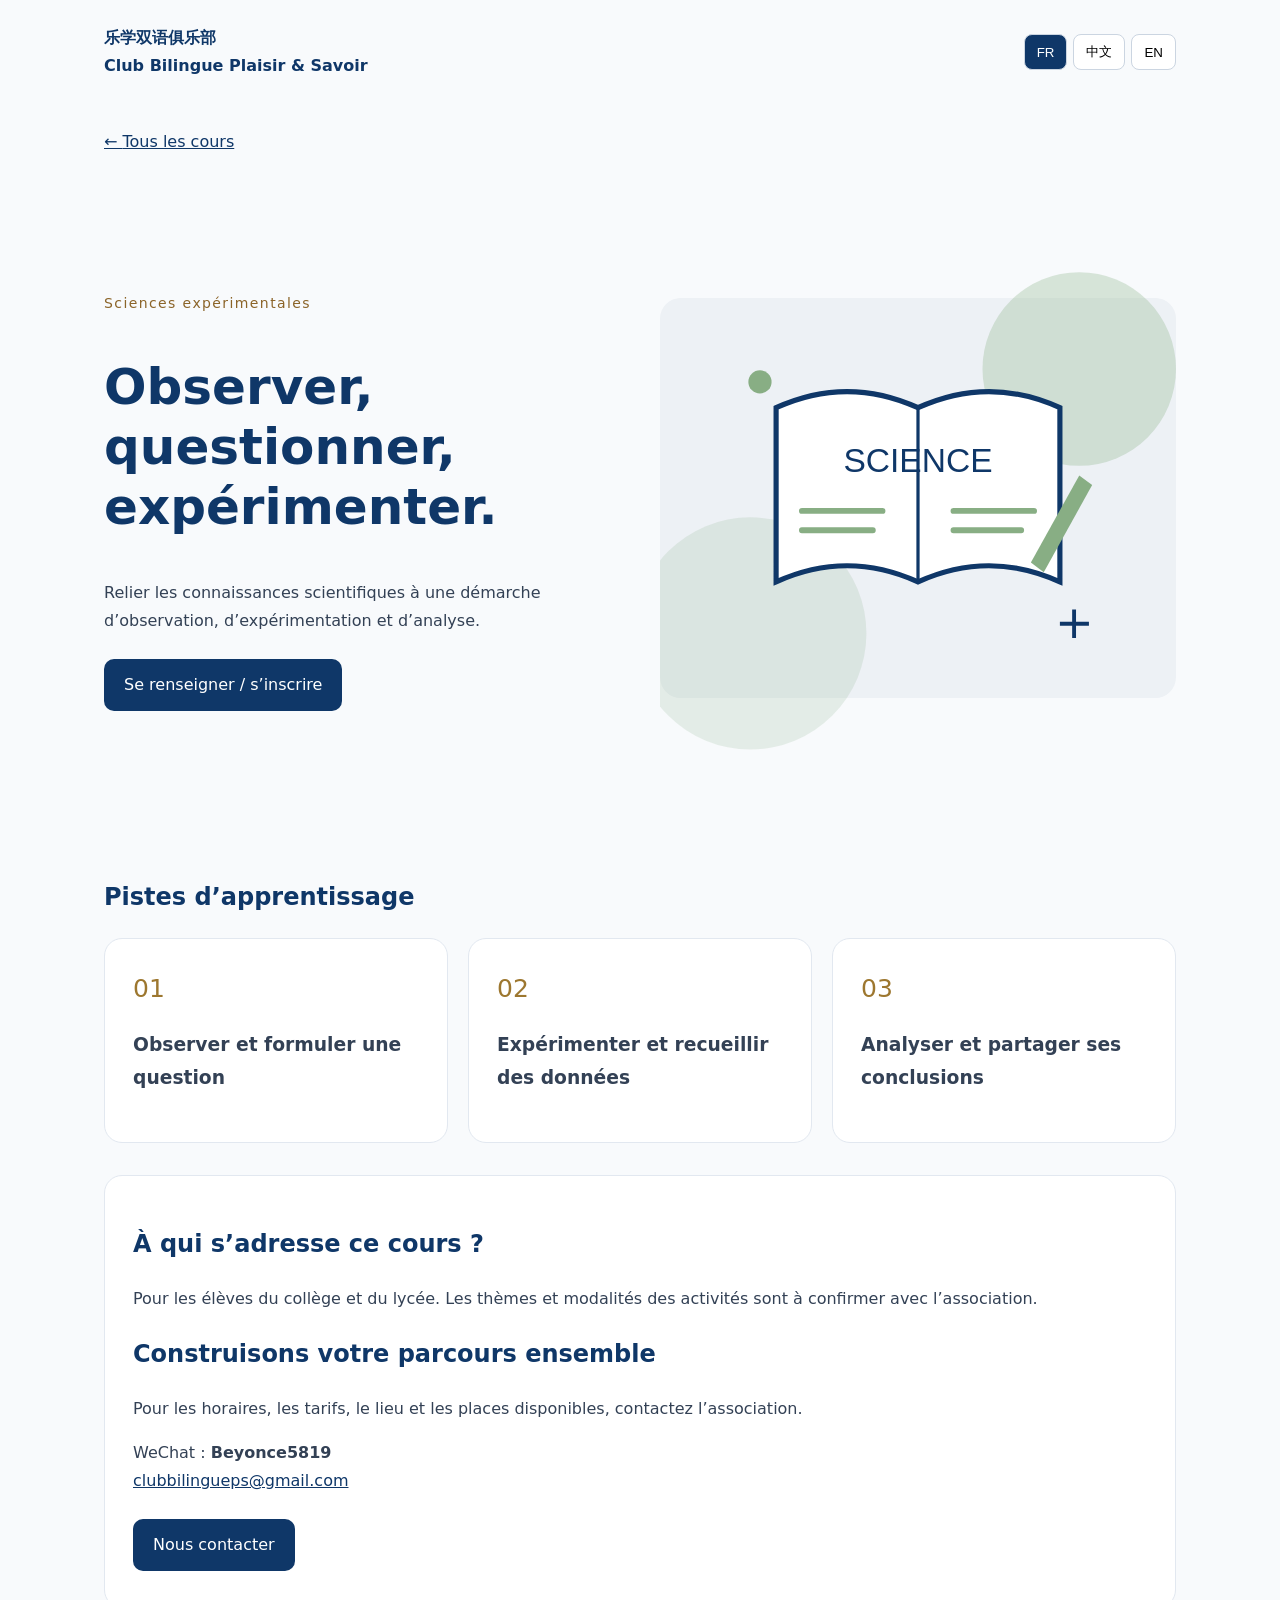
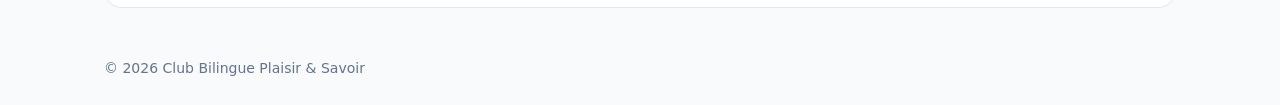
<file: courses/science.html>
<!doctype html><html lang="fr"><head><meta charset="utf-8"><meta name="viewport" content="width=device-width,initial-scale=1"><title>Sciences expérimentales | Club Bilingue Plaisir &amp; Savoir</title><meta name="description" content="Relier les connaissances scientifiques à une démarche d’observation, d’expérimentation et d’analyse."><link rel="canonical" href="https://www.biling.eu/courses/science.html"><link rel="stylesheet" href="../assets/courses.css"><script src="../assets/courses.js" defer></script></head><body><header><a class="brand" data-home="#program" href="../index.html#program">乐学双语俱乐部<br>Club Bilingue Plaisir &amp; Savoir</a><div class="switch" aria-label="Language"><button data-language="fr">FR</button><button data-language="zh">中文</button><button data-language="en">EN</button></div></header><main><a data-home="#program" href="../index.html#program">← <span class="lang-fr">Tous les cours</span><span class="lang-zh">返回课程介绍</span><span class="lang-en">All courses</span></a><section class="hero"><div><p class="kicker"><span class="lang-fr">Sciences expérimentales</span><span class="lang-zh">科学实践课</span><span class="lang-en">Practical science</span></p><h1><span class="lang-fr">Observer, questionner, expérimenter.</span><span class="lang-zh">观察、提问，在实践中探索科学。</span><span class="lang-en">Observe, question and explore.</span></h1><p><span class="lang-fr">Relier les connaissances scientifiques à une démarche d’observation, d’expérimentation et d’analyse.</span><span class="lang-zh">把科学知识与观察、实验和分析联系起来，培养探索问题的思维方式。</span><span class="lang-en">Connect scientific knowledge with observation, experimentation and analysis.</span></p><a class="btn" data-home="#register" href="../index.html#register"><span class="lang-fr">Se renseigner / s’inscrire</span><span class="lang-zh">课程咨询与报名</span><span class="lang-en">Enquire / register</span></a></div><img src="../assets/course-images/science.svg" alt="Sciences expérimentales — illustration" width="800" height="620"></section><h2><span class="lang-fr">Pistes d’apprentissage</span><span class="lang-zh">学习方向</span><span class="lang-en">Learning areas</span></h2><div class="grid"><article class="card"><span class="num">01</span><h3><span class="lang-fr">Observer et formuler une question</span><span class="lang-zh">观察与提出问题</span><span class="lang-en">Observe and ask questions</span></h3></article><article class="card"><span class="num">02</span><h3><span class="lang-fr">Expérimenter et recueillir des données</span><span class="lang-zh">实践与记录数据</span><span class="lang-en">Experiment and record data</span></h3></article><article class="card"><span class="num">03</span><h3><span class="lang-fr">Analyser et partager ses conclusions</span><span class="lang-zh">分析与交流发现</span><span class="lang-en">Analyse and share findings</span></h3></article></div><section class="contact"><h2><span class="lang-fr">À qui s’adresse ce cours ?</span><span class="lang-zh">适合哪些学习者？</span><span class="lang-en">Who is this course for?</span></h2><p><span class="lang-fr">Pour les élèves du collège et du lycée. Les thèmes et modalités des activités sont à confirmer avec l’association.</span><span class="lang-zh">面向初中、高中学生。具体活动主题、实验内容与组织方式请联系协会确认。</span><span class="lang-en">For secondary school students. Confirm activity themes and arrangements with the association.</span></p><h2><span class="lang-fr">Construisons votre parcours ensemble</span><span class="lang-zh">一起选择适合的学习安排</span><span class="lang-en">Plan your learning with us</span></h2><p><span class="lang-fr">Pour les horaires, les tarifs, le lieu et les places disponibles, contactez l’association.</span><span class="lang-zh">上课时间、费用、地点与名额请联系协会确认。</span><span class="lang-en">Contact the association to confirm schedules, fees, location and availability.</span></p><p>WeChat : <strong>Beyonce5819</strong><br><a href="mailto:clubbilingueps@gmail.com">clubbilingueps@gmail.com</a></p><a class="btn" data-home="#register" href="../index.html#register"><span class="lang-fr">Nous contacter</span><span class="lang-zh">填写咨询表</span><span class="lang-en">Send an enquiry</span></a></section></main><footer>© 2026 Club Bilingue Plaisir &amp; Savoir</footer></body></html>
</file>
<file: assets/discovery.css>
.discovery{background:#eef3f7; padding:76px 0; border-top:1px solid #d9e3ec;border-bottom:1px solid #d9e3ec}.discovery-wrap{width:min(1140px,calc(100% - 40px));margin:auto}.discovery-intro{display:grid;grid-template-columns:1.25fr 1fr;gap:44px;align-items:end;margin-bottom:30px}.discovery-kicker{font-size:.875rem;letter-spacing:.1em;color:#946012;font-weight:700;text-transform:uppercase}.discovery h2{font-size:clamp(1.8rem,3vw,2.6rem);line-height:1.2;color:var(--primary);margin:12px 0 18px}.discovery-intro p{margin:0;line-height:1.7;color:#4a6074}.discovery-meta{border-left:3px solid #d79a25;padding:10px 0 10px 22px;font-size:.875rem}.agenda-count{font-weight:700;color:var(--primary)}.agenda-tools{display:grid;grid-template-columns:1.5fr 1fr 1fr 1fr;gap:14px;padding:24px;background:white;border:1px solid #dbe4ed;border-radius:12px}.agenda-tools label{display:block;font-size:.875rem;font-weight:600;color:var(--primary);margin-bottom:6px}.agenda-tools input,.agenda-tools select{display:block;width:100%;min-width:0;padding:11px 12px;border:1px solid #aebecd;background:white;font:inherit;font-size:1rem;color:var(--primary);border-radius:5px}.agenda-tools .agenda-check{display:flex;gap:10px;align-items:center;grid-column:1/-1;font-size:.875rem;margin:0}.agenda-check input{width:18px;height:18px}.agenda-tabs{display:flex;gap:10px;flex-wrap:wrap;margin:24px 0}.agenda-tabs button{border:1px solid #b8c8d7;background:white;color:var(--primary);border-radius:22px;padding:9px 18px;font-size:.875rem;cursor:pointer}.agenda-tabs button[aria-pressed=true]{background:var(--primary);color:white;border-color:var(--primary)}.agenda-status{display:flex;gap:16px;align-items:center;justify-content:space-between;flex-wrap:wrap;font-size:.875rem;margin-bottom:20px}.agenda-status p{margin:0;color:#4a6074}.agenda-refresh{background:none;border:0;color:var(--primary);font-size:.875rem;text-decoration:underline;text-underline-offset:4px;cursor:pointer}.event-grid{display:grid;grid-template-columns:repeat(3,minmax(0,1fr));gap:20px}.event-card{min-width:0;background:white;border:1px solid #dbe4ed;border-radius:10px;padding:24px;display:flex;flex-direction:column;gap:15px}.event-card.is-chinese{border-top:4px solid #d79a25;padding-top:21px}.event-top{display:flex;justify-content:space-between;align-items:start;gap:10px;color:#47617a;font-size:.875rem}.event-topic{font-size:.75rem;display:inline-block;padding:3px 9px;border-radius:4px;background:#f9edcc;color:#704407;white-space:normal}.event-card h3{font-size:1.15rem;color:var(--primary);line-height:1.45;margin:0;font-weight:600}.event-card p{margin:0;color:#52677a;font-size:.875rem}.event-details{margin:0;display:grid;gap:10px}.event-details div{border-top:1px solid #e5ebf1;padding-top:8px}.event-details dt{font-size:.75rem;color:#5f7181}.event-details dd{margin:1px 0 0;font-size:.875rem;color:#203e58;overflow-wrap:anywhere}.event-card .event-source{font-size:.75rem;color:#5f7181;margin-top:auto}.event-link{color:var(--primary);font-weight:600;font-size:.875rem;text-underline-offset:4px}.event-empty{padding:40px;border:1px dashed #b5c5d4;background:white;border-radius:10px;text-align:center;grid-column:1/-1}.agenda-more{display:block;margin:26px auto 0;border:1px solid #b7c8d6;border-radius:7px;background:white;padding:12px 24px;color:var(--primary);font-weight:600;cursor:pointer}.coverage{margin-top:40px;padding-top:28px;border-top:1px solid #cedae5}.coverage summary{cursor:pointer;font-weight:600;color:var(--primary);font-size:1rem}.coverage-grid{display:grid;grid-template-columns:repeat(4,minmax(0,1fr));gap:12px;margin:22px 0}.coverage-link{display:block;background:#fff;padding:16px;border:1px solid #dbe4ed;border-radius:7px;text-decoration:none;min-width:0}.coverage-link strong{display:block;color:var(--primary);font-size:.875rem}.coverage-link small{display:block;margin-top:6px;color:#5e7183;font-size:.75rem}.discovery-notice{font-size:.875rem;color:#4a6074;max-width:950px;margin:24px 0 0}.wechat-section{background:#fff;padding:70px 20px;max-width:1140px;margin:auto}.wechat-section h2{color:var(--primary);font-size:2rem;line-height:1.3;margin:12px 0 20px}.wechat-grid{display:grid;grid-template-columns:1fr 1fr;gap:24px}.wechat-card{border:1px solid #dbe4ed;border-radius:10px;padding:30px;background:#f7fafc}.wechat-card h3{font-size:1.2rem;margin:0 0 16px;color:var(--primary)}.wechat-card p{font-size:1rem;color:#536b7e;line-height:1.7}.wechat-card .wechat-pending{font-size:.875rem;border-top:1px solid #dbe4ed;padding-top:16px}.wechat-articles{display:grid;gap:12px;margin:20px 0}.wechat-articles a{display:block;text-underline-offset:4px;color:var(--primary)}.wechat-articles time{display:block;font-size:.875rem;color:#536b7e}.agenda-tools [hidden],.discovery [hidden]{display:none!important}@media(max-width:950px){.event-grid{grid-template-columns:repeat(2,minmax(0,1fr))}.agenda-tools{grid-template-columns:repeat(2,minmax(0,1fr))}.coverage-grid{grid-template-columns:repeat(2,minmax(0,1fr))}.discovery-intro{grid-template-columns:1fr;gap:24px}}@media(max-width:600px){.discovery{padding:48px 0}.discovery-wrap{width:calc(100% - 32px)}.agenda-tools{padding:18px;gap:12px}.agenda-tools .agenda-search{grid-column:1/-1}.agenda-tools select{font-size:.875rem}.event-grid,.wechat-grid{grid-template-columns:1fr}.event-card{padding:22px}.agenda-tabs{gap:8px}.agenda-tabs button{padding:9px 12px}.coverage-grid{grid-template-columns:1fr 1fr}.coverage-link{padding:12px}.wechat-section{padding:48px 16px}.wechat-card{padding:24px}.discovery-meta{padding-left:16px}}
@media(max-width:700px){html{scroll-padding-top:160px}}
</file>
<file: assets/courses.css>
*{box-sizing:border-box}body{margin:0;background:#f8fafc;color:#334155;font-family:system-ui,-apple-system,"Noto Sans SC",sans-serif;line-height:1.75}a{color:#0f3768}header,main,footer{max-width:1120px;margin:auto;padding:24px}header{display:flex;justify-content:space-between;align-items:center;gap:16px}.brand{font-weight:700;text-decoration:none}.switch{display:flex;gap:6px}button{padding:8px 12px;border:1px solid #cbd5e1;background:white;border-radius:8px;cursor:pointer}button[aria-pressed=true]{background:#0f3768;color:white}.hero{display:grid;grid-template-columns:1fr 1fr;align-items:center;gap:40px;padding:32px 0 48px}h1{font-size:clamp(32px,4vw,50px);line-height:1.2;color:#0f3768}h2{color:#0f3768}img{max-width:100%;width:100%;border-radius:24px}.kicker{letter-spacing:.1em;color:#8b6429;font-size:14px}.grid{display:grid;grid-template-columns:repeat(3,1fr);gap:20px}.card,.contact{background:white;padding:28px;border:1px solid #e2e8f0;border-radius:18px}.num{color:#9d772f;font-size:25px}.contact{margin-top:32px}.btn{display:inline-block;background:#0f3768;color:white;padding:12px 20px;border-radius:10px;text-decoration:none;margin:8px 12px 8px 0}footer{font-size:14px;color:#64748b}[class^="lang-"]{display:none}html[lang=fr] .lang-fr,html[lang=zh] .lang-zh,html[lang=en] .lang-en{display:inline}@media(max-width:700px){header{flex-wrap:wrap}.hero,.grid{grid-template-columns:1fr}.hero{gap:16px;padding-top:12px}header,main,footer{padding:20px}.hero img{max-height:300px}.card{padding:22px}}
</file>
